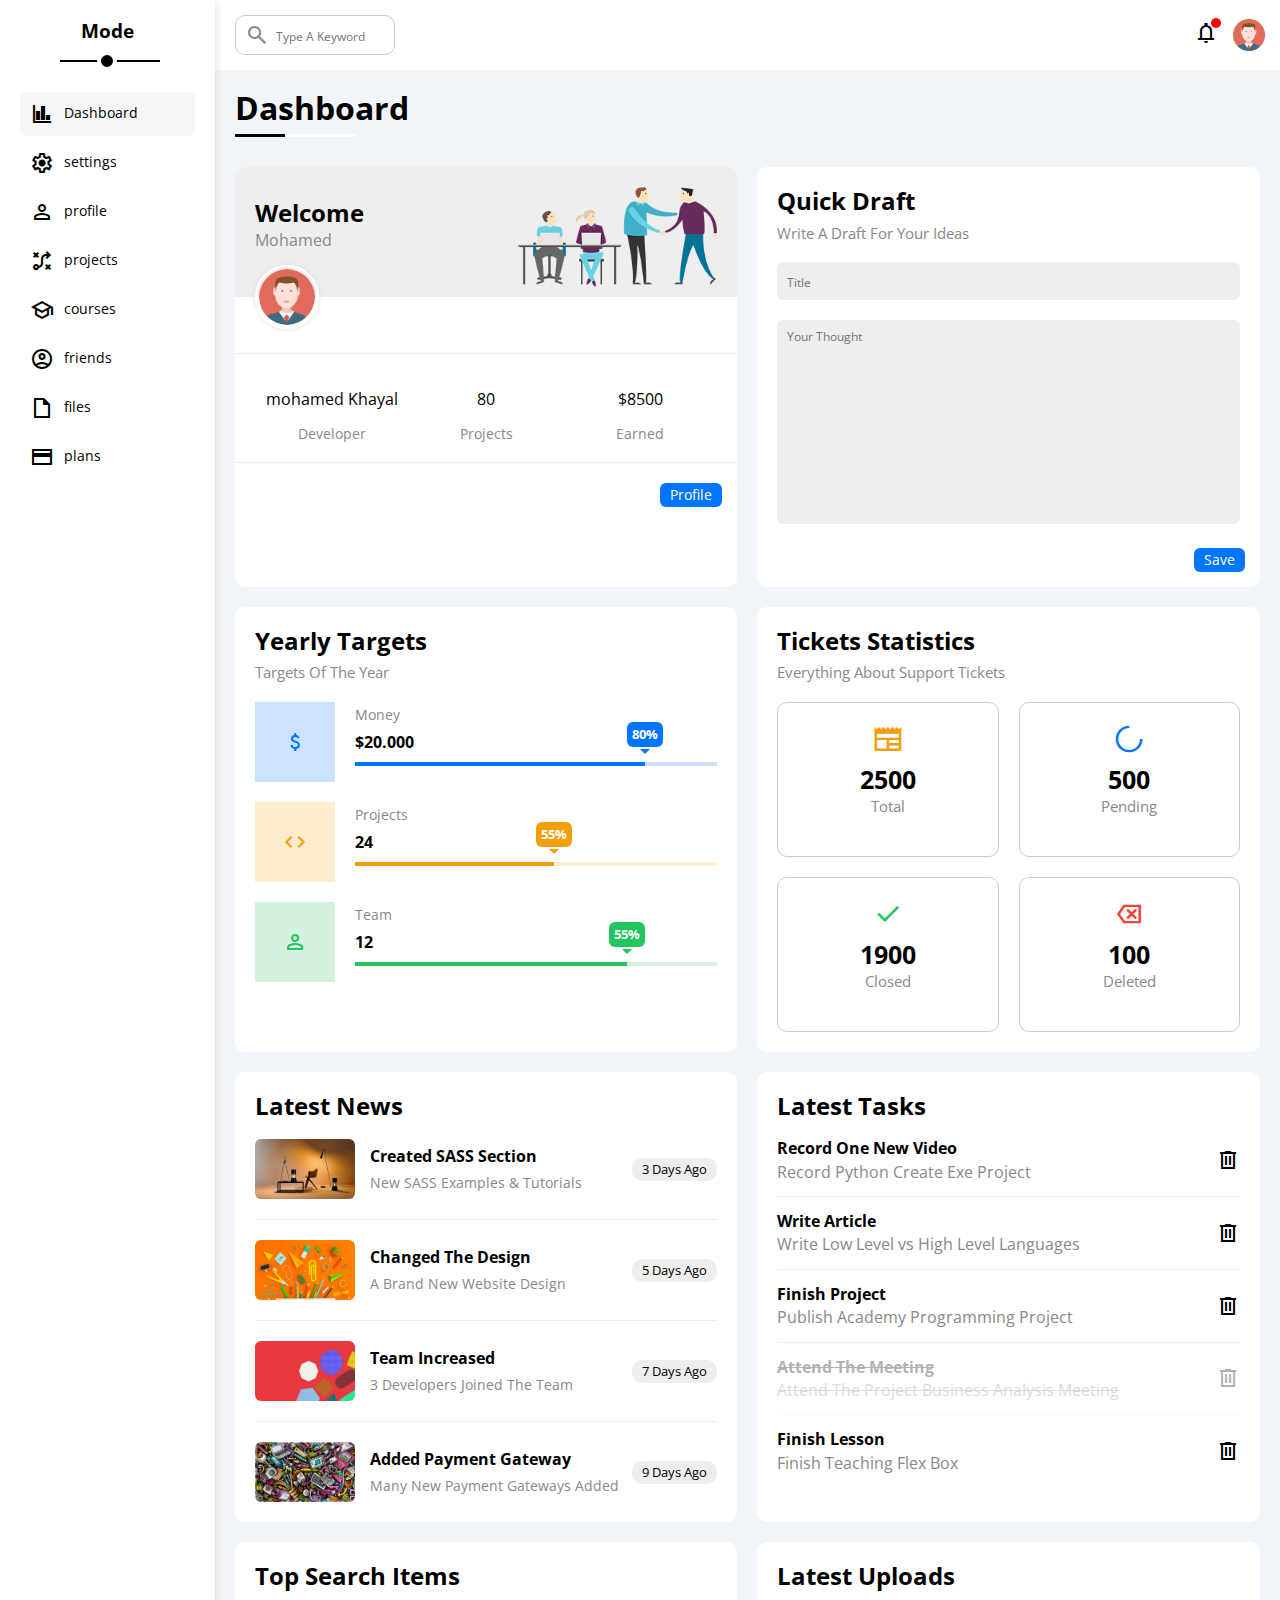
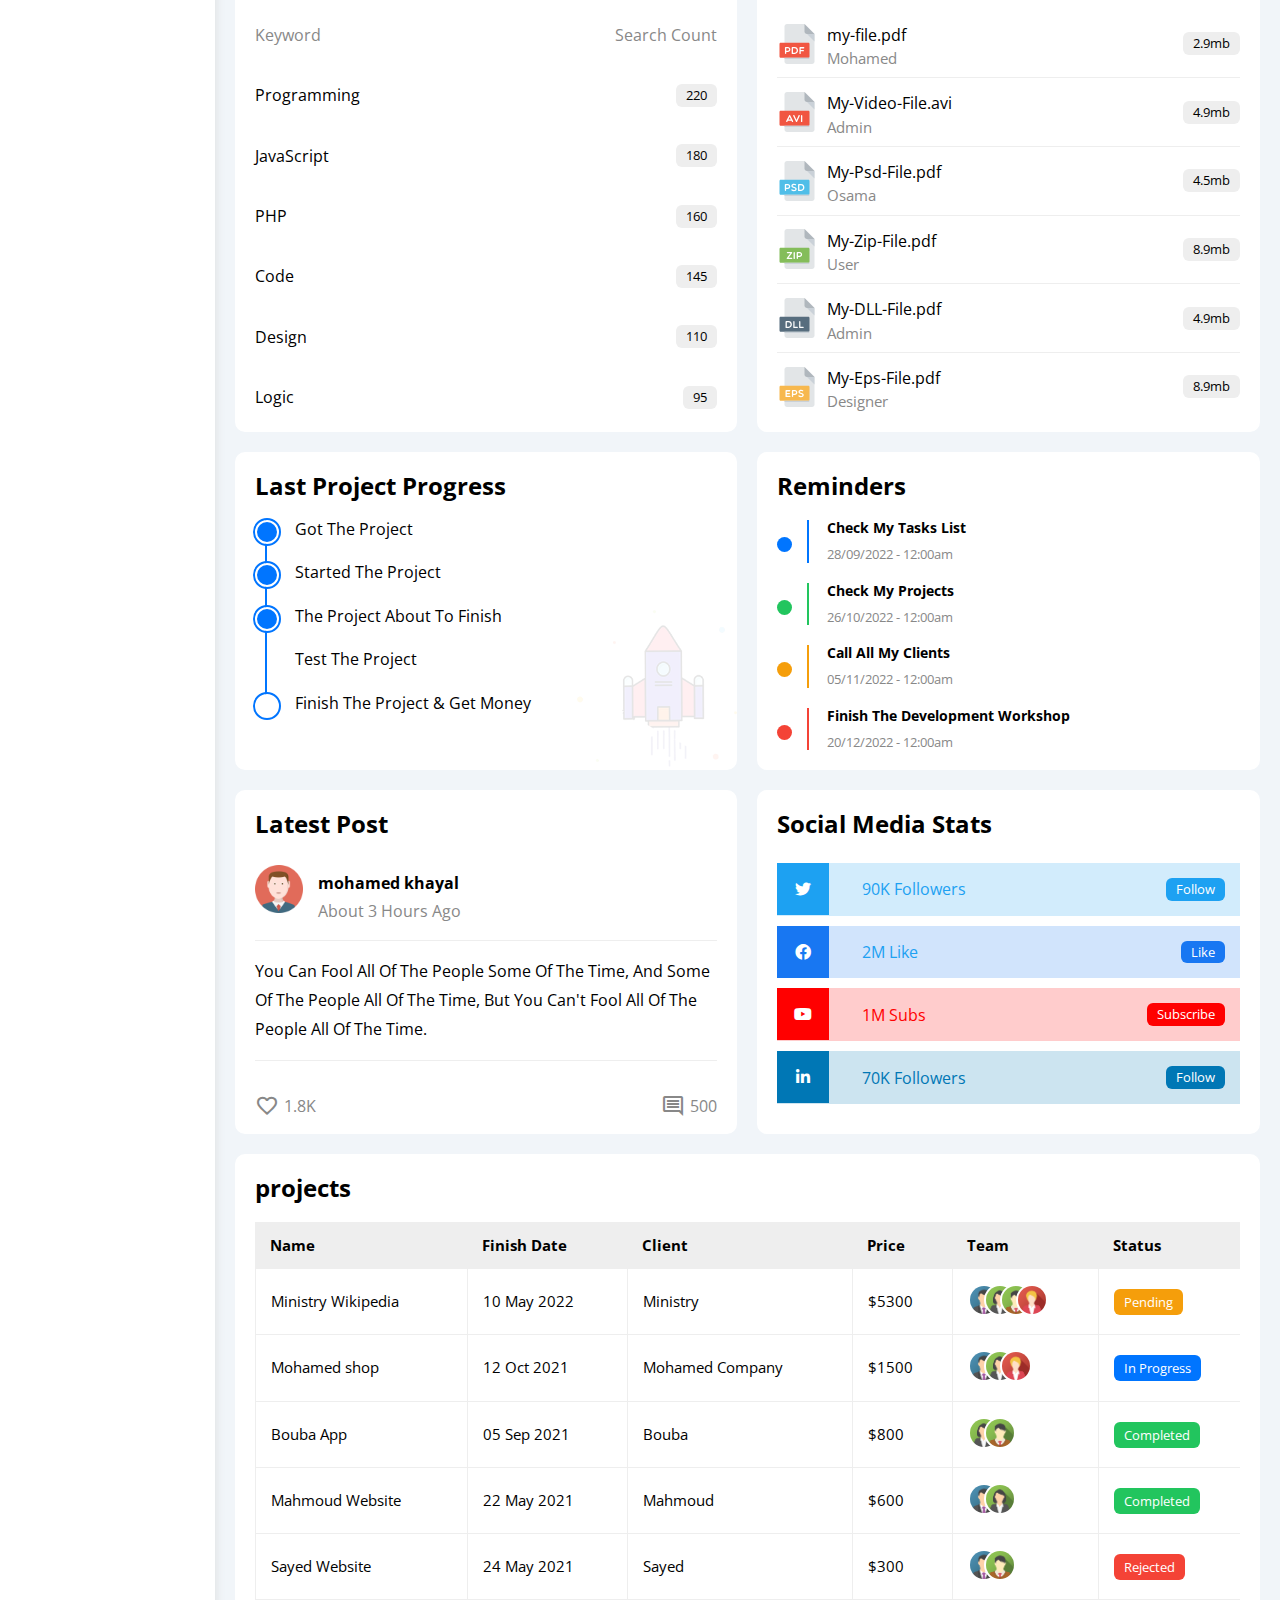
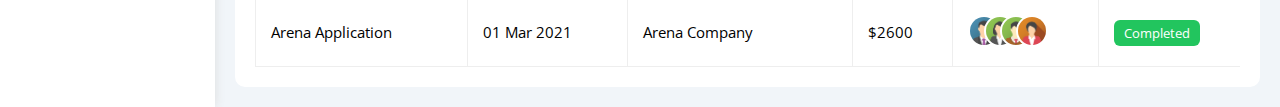
<file: index.html>
<!DOCTYPE html>
<html lang="en">

<head>
    <meta charset="UTF-8">
    <meta name="viewport" content="width=device-width, initial-scale=1.0">
    <link rel="stylesheet" href="css/framework.css">
    <link rel="stylesheet" href="css/style.css">
    <link rel="stylesheet" href="css/all.min.css">
    <link rel="stylesheet" href="css/normalize.css">
    <link href="https://fonts.googleapis.com/css2?family=Open+Sans:wght@300;500&#038;display=swap" rel="stylesheet" />
    <link rel="stylesheet"
        href="https://fonts.googleapis.com/css2?family=Material+Symbols+Sharp:opsz,wght,FILL,GRAD@48,400,0,0" />
    <link rel="stylesheet"
        href="https://fonts.googleapis.com/css2?family=Material+Symbols+Outlined:opsz,wght,FILL,GRAD@24,400,0,0" />
    <title>Dashboard</title>
</head>

<body>
    <div class="page d-flex">
        <div class="sidebar bg-white p-20 p-relative">
            <h3 class="p-relative txt-c mt-0">Mode</h3>
            <ul>
                <li>
                    <a class="active d-flex al-c c-black fs-14 p-10 rad-6" href="index.html">
                        <span class="material-symbols-sharp first">
                            finance
                        </span>
                        <span class="text">Dashboard</span>
                    </a>
                </li>
                <li>
                    <a class="d-flex al-c c-black fs-14 p-10 rad-6" href="settings.html">
                        <span class="material-symbols-sharp first">
                            settings
                        </span>
                        <span class="text">settings</span>
                    </a>
                </li>
                <li>
                    <a class="d-flex al-c c-black fs-14 p-10 rad-6" href="profile.html">
                        <span class="material-symbols-sharp first">
                            person
                        </span>
                        <span class="text">profile</span>
                    </a>
                </li>
                <li>
                    <a class=" d-flex al-c c-black fs-14 p-10 rad-6" href="projects.html">
                        <span class="material-symbols-sharp first">
                            tactic
                        </span>
                        <span class="text">projects</span>
                    </a>
                </li>
                <li>
                    <a class=" d-flex al-c c-black fs-14 p-10 rad-6" href="courses.html">
                        <span class="material-symbols-sharp first">
                            school
                        </span>
                        <span class="text">courses</span>
                    </a>
                </li>
                <li>
                    <a class=" d-flex al-c c-black fs-14 p-10 rad-6" href="friends.html">
                        <span class="material-symbols-sharp">
                            account_circle
                        </span>
                        <span class="text">friends</span>
                    </a>
                </li>
                <li>
                    <a class=" d-flex al-c c-black fs-14 p-10 rad-6" href="files.html">
                        <span class="material-symbols-sharp">
                            draft
                        </span>
                        <span class="text">files</span>
                    </a>
                </li>
                <li>
                    <a class="d-flex al-c c-black fs-14 p-10 rad-6" href="plans.html">
                        <span class="material-symbols-sharp">
                            credit_card
                        </span>
                        <span class="text">plans</span>
                    </a>
                </li>
            </ul>
        </div>
        <div class="contend w-full">
            <div class="head bg-white p-15 between-flex">
                <form class="p-relative">
                    <input class="p-10 " type=" search" placeholder="Type A Keyword">
                    <span class="material-symbols-sharp">
                        search
                    </span>
                </form>
                <div class="right d-flex al-c">
                    <div class="notvetion p-relative">
                        <span class="material-symbols-sharp">
                            notifications
                        </span>
                    </div>
                    <img src="images/avatar.png">
                </div>
            </div>
            <h1 class="p-relative">Dashboard</h1>
            <div class="wrapper">
                <div class="welcome">
                    <div class="info between-flex">
                        <div class="text">
                            <h2>Welcome</h2>
                            <p>Mohamed</p>
                        </div>
                        <img class="hide-mobile" src="images/welcome.png">
                    </div>
                    <div class="imge">
                        <img src="images/avatar.png">
                    </div>
                    <div class="boxs ">
                        <div class="box">
                            <p>mohamed Khayal</p>
                            <span>Developer</span>
                        </div>
                        <div class="box">
                            <p>80</p>
                            <span>Projects</span>
                        </div>
                        <div class="box">
                            <p>$8500</p>
                            <span>Earned</span>
                        </div>
                    </div>
                    <a href="profile.html">Profile</a>
                </div>
                <div class="draft">
                    <div class="text">
                        <h2>Quick Draft</h2>
                        <p>Write A Draft For Your Ideas</p>
                    </div>
                    <div class="form">
                        <input type="text" placeholder="Title">
                        <textarea name="" id="" cols="30" rows="10" placeholder="Your Thought"></textarea>
                    </div>
                    <a href="#save">Save</a>
                </div>
                <div class="Yearly-Targets">
                    <div class="text">
                        <h2>Yearly Targets</h2>
                        <p>Targets Of The Year</p>
                    </div>
                    <div class="target-row">
                        <div class="icon">
                            <span class="material-symbols-sharp">
                                attach_money
                            </span>
                        </div>
                        <div class="detals">
                            <p>Money</p>
                            <span>$20.000</span>
                            <div class="progress">
                                <span style="width:80%;"></span>
                            </div>
                        </div>
                    </div>
                    <div class="target-row">
                        <div class="icon2">
                            <span class="material-symbols-sharp">
                                code
                            </span>
                        </div>
                        <div class="detals">
                            <p>Projects</p>
                            <span>24</span>
                            <div class="progress2">
                                <span style="width:55%;"></span>
                            </div>
                        </div>

                    </div>
                    <div class="target-row">
                        <div class="icon3">
                            <span class="material-symbols-sharp">
                                person
                            </span>
                        </div>
                        <div class="detals">
                            <p>Team</p>
                            <span>12</span>
                            <div class="progress3">
                                <span style="width:75%;"></span>
                            </div>
                        </div>
                    </div>
                </div>
                <div class="Tickets">
                    <h2>Tickets Statistics</h2>
                    <p>Everything About Support Tickets</p>
                    <div class="boxes">
                        <div class="box1">
                            <span class="material-symbols-sharp">
                                newspaper
                            </span>
                            <div class="span">
                                <span>2500</span>
                            </div>
                            <p>Total</p>
                        </div>
                        <div class="box2">
                            <span class="material-symbols-sharp">
                                progress_activity
                            </span>
                            <div class="span">
                                <span>500</span>
                            </div>
                            <p>Pending</p>
                        </div>
                        <div class="box3">
                            <span class="material-symbols-sharp">
                                check
                            </span>
                            <div class="span">
                                <span>1900</span>
                            </div>
                            <p>Closed</p>
                        </div>
                        <div class="box4">
                            <span class="material-symbols-sharp">
                                backspace
                            </span>
                            <div class="span">
                                <span>100</span>
                            </div>
                            <p>Deleted</p>
                        </div>
                    </div>
                </div>
                <div class="News">
                    <h2>Latest News</h2>
                    <div class="box">
                        <img src="images/news-01.png">
                        <div class="info">
                            <h3>Created SASS Section</h3>
                            <p>New SASS Examples & Tutorials</p>
                        </div>
                        <span>3 Days Ago</span>
                    </div>
                    <div class="box">
                        <img src="images/news-02.png">
                        <div class="info">
                            <h3>Changed The Design</h3>
                            <p>A Brand New Website Design</p>
                        </div>
                        <span>5 Days Ago</span>
                    </div>
                    <div class="box">
                        <img src="images/news-03.png">
                        <div class="info">
                            <h3>Team Increased</h3>
                            <p>3 Developers Joined The Team</p>
                        </div>
                        <span>7 Days Ago</span>
                    </div>
                    <div class="box">
                        <img src="images/news-04.png">
                        <div class="info">
                            <h3>Added Payment Gateway</h3>
                            <p>Many New Payment Gateways Added</p>
                        </div>
                        <span>9 Days Ago</span>
                    </div>
                </div>
                <div class="Tasks">
                    <h2>Latest Tasks</h2>
                    <div class="box">
                        <div class="info">
                            <h3>Record One New Video</h3>
                            <p>Record Python Create Exe Project</p>
                        </div>
                        <span class="material-symbols-sharp">
                            delete
                        </span>
                    </div>
                    <div class="box">
                        <div class="info">
                            <h3>Write Article</h3>
                            <p>Write Low Level vs High Level Languages</p>
                        </div>
                        <span class="material-symbols-sharp">
                            delete
                        </span>
                    </div>
                    <div class="box">
                        <div class="info">
                            <h3>Finish Project</h3>
                            <p>Publish Academy Programming Project</p>
                        </div>
                        <span class="material-symbols-sharp">
                            delete
                        </span>
                    </div>
                    <div class="box op">
                        <div class="info">
                            <h3><del>Attend The Meeting</del></h3>
                            <p><del>Attend The Project Business Analysis Meeting</del></p>
                        </div>
                        <span class="material-symbols-sharp">
                            delete
                        </span>
                    </div>
                    <div class="box">
                        <div class="info">
                            <h3>Finish Lesson</h3>
                            <p>Finish Teaching Flex Box</p>
                        </div>
                        <span class="material-symbols-sharp">
                            delete
                        </span>
                    </div>
                </div>
                <div class="Search">
                    <h2>Top Search Items</h2>
                    <div class="boxs">
                        <div class="box c-gray">
                            <p>Keyword</p>
                            <p>Search Count</p>
                        </div>
                        <div class="box">
                            <p>Programming</p>
                            <span>220</span>
                        </div>
                        <div class="box">
                            <p>JavaScript</p>
                            <span>180</span>
                        </div>
                        <div class="box">
                            <p>PHP</p>
                            <span>160</span>
                        </div>
                        <div class="box">
                            <p>Code</p>
                            <span>145</span>
                        </div>
                        <div class="box">
                            <p>Design</p>
                            <span>110</span>
                        </div>
                        <div class="box">
                            <p>Logic</p>
                            <span>95</span>
                        </div>
                    </div>
                </div>
                <div class="Uploads">
                    <h2>Latest Uploads</h2>
                    <div class="boxes">
                        <div class="box">
                            <div class="file">
                                <img src="images/pdf.svg">
                                <div class="content">
                                    <p>my-file.pdf</p>
                                    <span>Mohamed</span>
                                </div>
                            </div>
                            <div class="size">
                                <span>2.9mb</span>
                            </div>
                        </div>
                        <div class="box">
                            <div class="file">
                                <img src="images/avi.svg">
                                <div class="content">
                                    <p>My-Video-File.avi</p>
                                    <span>Admin</span>
                                </div>
                            </div>
                            <div class="size">
                                <span>4.9mb</span>
                            </div>
                        </div>
                        <div class="box">
                            <div class="file">
                                <img src="images/psd.svg">
                                <div class="content">
                                    <p>My-Psd-File.pdf</p>
                                    <span>Osama</span>
                                </div>
                            </div>
                            <div class="size">
                                <span>4.5mb</span>
                            </div>
                        </div>
                        <div class="box">
                            <div class="file">
                                <img src="images/zip.svg">
                                <div class="content">
                                    <p>My-Zip-File.pdf</p>
                                    <span>User</span>
                                </div>
                            </div>
                            <div class="size">
                                <span>8.9mb</span>
                            </div>
                        </div>
                        <div class="box">
                            <div class="file">
                                <img src="images/dll.svg">
                                <div class="content">
                                    <p>My-DLL-File.pdf</p>
                                    <span>Admin</span>
                                </div>
                            </div>
                            <div class="size">
                                <span>4.9mb</span>
                            </div>
                        </div>
                        <div class="box">
                            <div class="file">
                                <img src="images/eps.svg">
                                <div class="content">
                                    <p>My-Eps-File.pdf</p>
                                    <span>Designer</span>
                                </div>
                            </div>
                            <div class="size">
                                <span>8.9mb</span>
                            </div>
                        </div>
                    </div>
                </div>
                <div class="Project">
                    <h2>Last Project Progress</h2>
                    <div class="progress">
                        <p class="active">Got The Project</p>
                        <p class="active">Started The Project</p>
                        <p class="active">The Project About To Finish</p>
                        <p class="anime">Test The Project</p>
                        <p>Finish The Project & Get Money</p>
                    </div>
                    <img class="hide-mobile" src="images/project.png">
                </div>
                <div class="Reminders">
                    <h2>Reminders</h2>
                    <div class="box box1">
                        <div class="content">
                            <p>Check My Tasks List</p>
                            <span>28/09/2022 - 12:00am</span>
                        </div>
                    </div>
                    <div class="box box2">
                        <div class="content">
                            <p>Check My Projects</p>
                            <span>26/10/2022 - 12:00am</span>
                        </div>
                    </div>
                    <div class="box box3">
                        <div class="content">
                            <p>Call All My Clients</p>
                            <span>05/11/2022 - 12:00am</span>
                        </div>
                    </div>
                    <div class="box box4">
                        <div class="content">
                            <p>Finish The Development Workshop</p>
                            <span>20/12/2022 - 12:00am</span>
                        </div>
                    </div>
                </div>
                <div class="post">
                    <h2>Latest Post</h2>
                    <div class="box1">
                        <img src="images/avatar.png">
                        <div class="text">
                            <p>mohamed khayal</p>
                            <span class="c-gray">About 3 Hours Ago</span>
                        </div>
                    </div>
                    <div class="content txc-mobile">
                        <p>You Can Fool All Of The People Some Of The Time, And Some Of The People All Of The Time, But
                            You Can't Fool All Of The People All Of The Time.</p>
                    </div>
                    <div class="react">
                        <div class="box">
                            <span class="material-symbols-outlined">
                                favorite
                            </span>
                            <p>1.8K</p>
                        </div>
                        <div class="box">
                            <span class="material-symbols-outlined">
                                comment
                            </span>
                            <p>500</p>
                        </div>
                    </div>
                </div>
                <div class="Social-media">
                    <h2>Social Media Stats</h2>
                    <div class="box box1">
                        <div class="contact">
                            <i class="fa-brands fa-twitter"></i>
                            <span>90K Followers</span>
                        </div>
                        <a href="#">Follow</a>
                    </div>
                    <div class="box box2">
                        <div class="contact">
                            <i class="fa-brands fa-facebook"></i>
                            <span>2M Like</span>
                        </div>
                        <a href="#">Like</a>
                    </div>
                    <div class="box box3">
                        <div class="contact">
                            <i class="fa-brands fa-youtube"></i>
                            <span>1M Subs</span>
                        </div>
                        <a href="#">Subscribe</a>
                    </div>
                    <div class="box box4">
                        <div class="contact">
                            <i class="fa-brands fa-linkedin-in"></i>
                            <span>70K Followers</span>
                        </div>
                        <a href="#">Follow</a>
                    </div>
                </div>
            </div>
            <div class="last-project">
                <h2>projects</h2>
                <div class="responsive-table">
                    <table>
                        <thead>
                            <tr>
                                <td>Name</td>
                                <td>Finish Date</td>
                                <td>Client</td>
                                <td>Price</td>
                                <td>Team</td>
                                <td>Status</td>
                            </tr>
                        </thead>
                        <tbody>
                            <tr>
                                <td>Ministry Wikipedia</td>
                                <td>10 May 2022</td>
                                <td>Ministry</td>
                                <td>$5300</td>
                                <td>
                                    <img src="images/team-01.png">
                                    <img src="images/team-02.png">
                                    <img src="images/team-03.png">
                                    <img src="images/team-05.png">
                                </td>
                                <td><span class="bg-orange">Pending</span></td>
                            </tr>
                            <tr>
                                <td>Mohamed shop</td>
                                <td>12 Oct 2021</td>
                                <td>Mohamed Company</td>
                                <td>$1500</td>
                                <td>
                                    <img src="images/team-01.png">
                                    <img src="images/team-02.png">
                                    <img src="images/team-05.png">
                                </td>
                                <td><span class="bg-blue">In Progress</span></td>
                            </tr>
                            <tr>
                                <td>Bouba App</td>
                                <td>05 Sep 2021</td>
                                <td>Bouba</td>
                                <td>$800</td>
                                <td>
                                    <img src="images/team-02.png">
                                    <img src="images/team-03.png">
                                </td>
                                <td><span class="bg-green">Completed</span></td>
                            </tr>
                            <tr>
                                <td>Mahmoud Website</td>
                                <td>22 May 2021</td>
                                <td>Mahmoud</td>
                                <td>$600</td>
                                <td>
                                    <img src="images/team-01.png">
                                    <img src="images/team-02.png">
                                </td>
                                <td><span class="bg-green">Completed</span></td>
                            </tr>
                            <tr>
                                <td>Sayed Website</td>
                                <td>24 May 2021</td>
                                <td>Sayed</td>
                                <td>$300</td>
                                <td>
                                    <img src="images/team-01.png">
                                    <img src="images/team-03.png">
                                </td>
                                <td><span class="bg-red">Rejected</span></td>
                            </tr>
                            <tr>
                                <td>Arena Application</td>
                                <td>01 Mar 2021</td>
                                <td>Arena Company</td>
                                <td>$2600</td>
                                <td>
                                    <img src="images/team-01.png">
                                    <img src="images/team-02.png">
                                    <img src="images/team-03.png">
                                    <img src="images/team-04.png">
                                </td>
                                <td><span class="bg-green">Completed</span></td>
                            </tr>
                        </tbody>
                    </table>
                </div>
            </div>
        </div>
    </div>
</body>

</html>
</file>
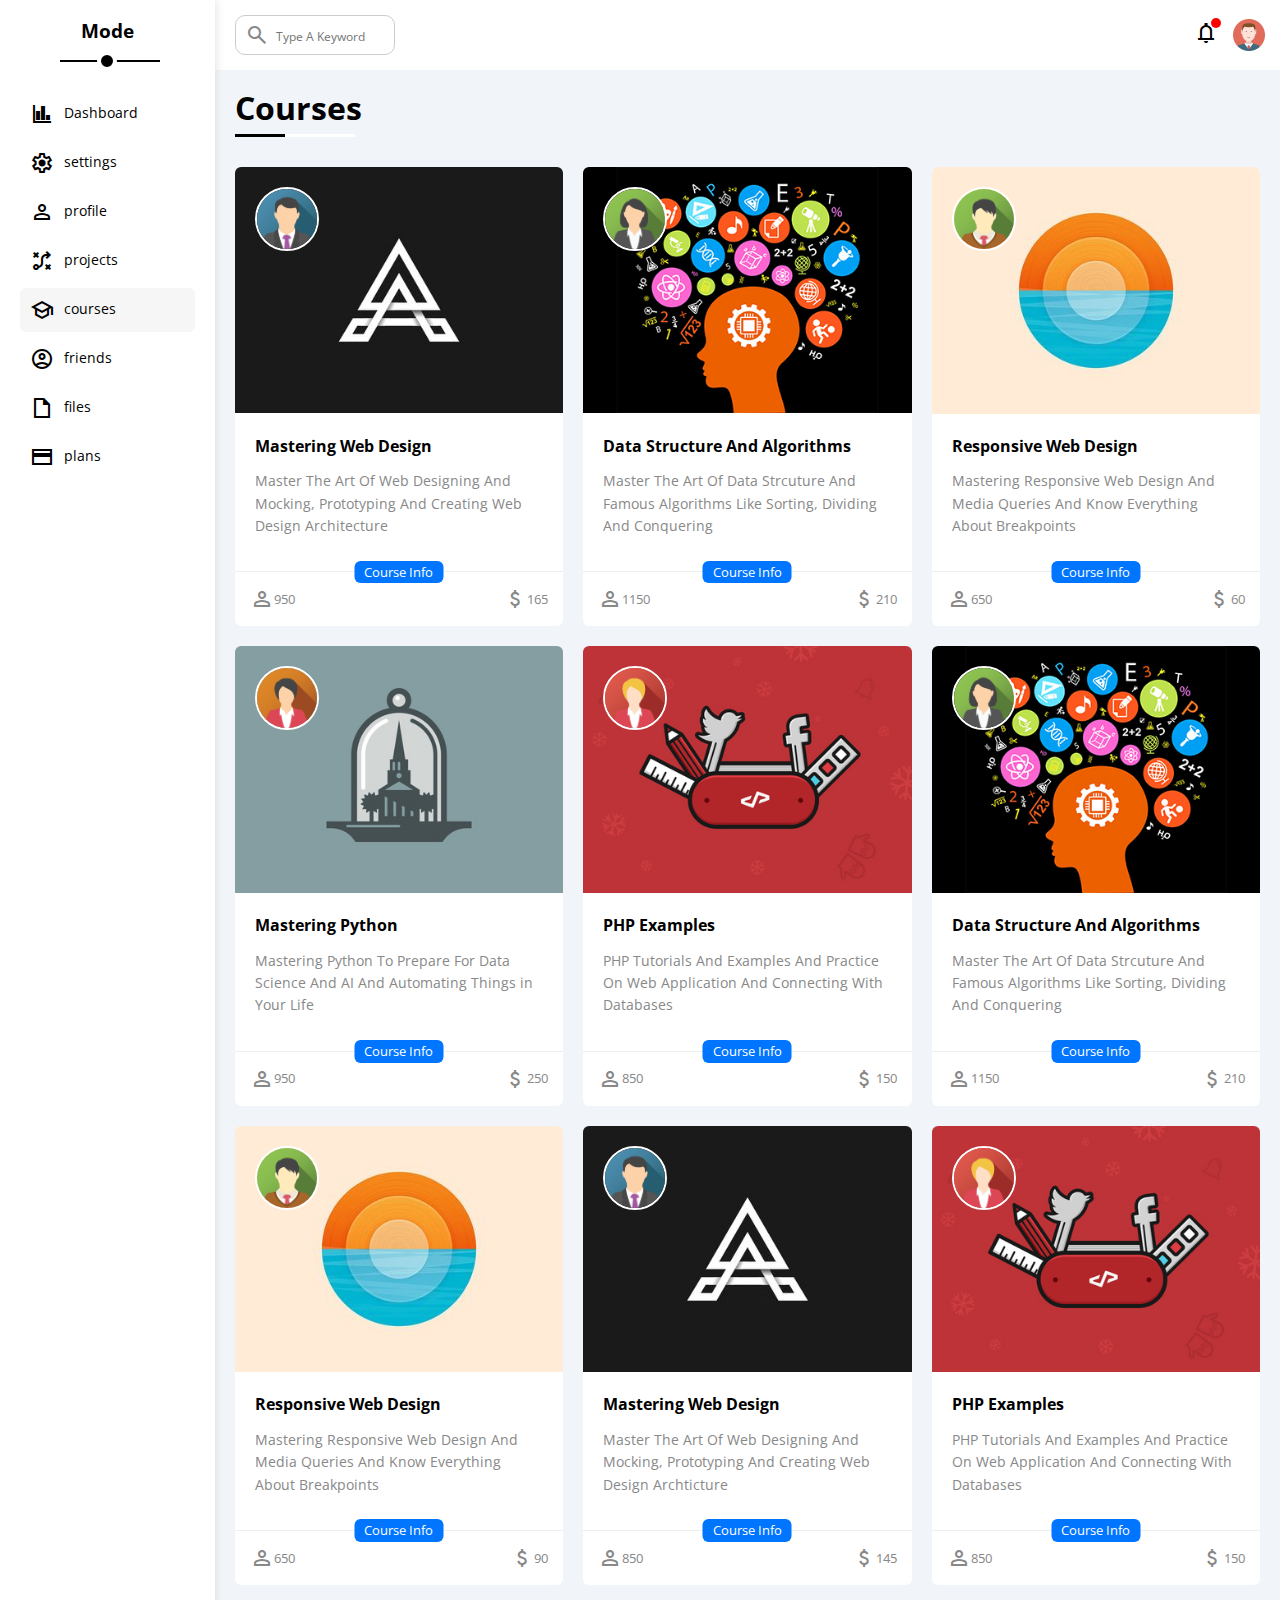
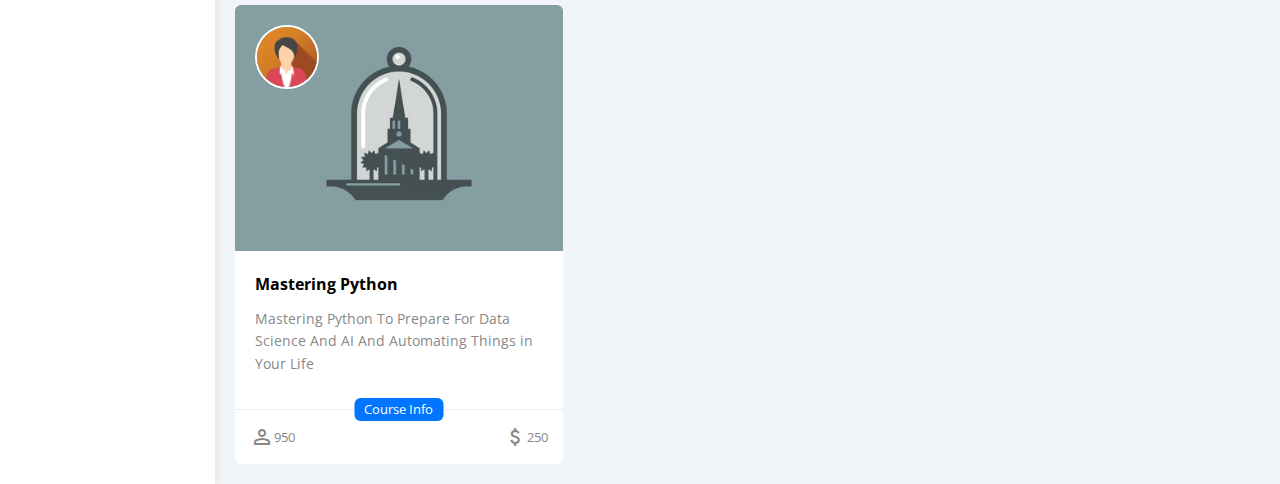
<file: courses.html>
<!DOCTYPE html>
<html lang="en">

<head>
    <meta charset="UTF-8">
    <meta name="viewport" content="width=device-width, initial-scale=1.0">
    <link rel="stylesheet" href="css/framework.css">
    <link rel="stylesheet" href="css/style.css">
    <link rel="stylesheet" href="css/all.min.css">
    <link rel="stylesheet" href="css/normalize.css">
    <link href="https://fonts.googleapis.com/css2?family=Open+Sans:wght@300;500&#038;display=swap" rel="stylesheet" />
    <link rel="stylesheet"
        href="https://fonts.googleapis.com/css2?family=Material+Symbols+Sharp:opsz,wght,FILL,GRAD@48,400,0,0" />
    <link rel="stylesheet"
        href="https://fonts.googleapis.com/css2?family=Material+Symbols+Outlined:opsz,wght,FILL,GRAD@24,400,0,0" />
    <link rel="stylesheet"
        href="https://fonts.googleapis.com/css2?family=Material+Symbols+Outlined:opsz,wght,FILL,GRAD@20..48,100..700,0..1,-50..200" />
    <title>Courses</title>
</head>

<body>
    <div class="page d-flex">
        <div class="sidebar bg-white p-20 p-relative">
            <h3 class="p-relative txt-c mt-0">Mode</h3>
            <ul>
                <li>
                    <a class="d-flex al-c c-black fs-14 p-10 rad-6" href="index.html">
                        <span class="material-symbols-sharp first">
                            finance
                        </span>
                        <span class="text">Dashboard</span>
                    </a>
                </li>
                <li>
                    <a class="d-flex al-c c-black fs-14 p-10 rad-6" href="settings.html">
                        <span class="material-symbols-sharp first">
                            settings
                        </span>
                        <span class="text">settings</span>
                    </a>
                </li>
                <li>
                    <a class="d-flex al-c c-black fs-14 p-10 rad-6" href="profile.html">
                        <span class="material-symbols-sharp first">
                            person
                        </span>
                        <span class="text">profile</span>
                    </a>
                </li>
                <li>
                    <a class="d-flex al-c c-black fs-14 p-10 rad-6" href="projects.html">
                        <span class="material-symbols-sharp first">
                            tactic
                        </span>
                        <span class="text">projects</span>
                    </a>
                </li>
                <li>
                    <a class=" active d-flex al-c c-black fs-14 p-10 rad-6" href="courses.html">
                        <span class="material-symbols-sharp first">
                            school
                        </span>
                        <span class="text">courses</span>
                    </a>
                </li>
                <li>
                    <a class=" d-flex al-c c-black fs-14 p-10 rad-6" href="friends.html">
                        <span class="material-symbols-sharp">
                            account_circle
                        </span>
                        <span class="text">friends</span>
                    </a>
                </li>
                <li>
                    <a class=" d-flex al-c c-black fs-14 p-10 rad-6" href="files.html">
                        <span class="material-symbols-sharp">
                            draft
                        </span>
                        <span class="text">files</span>
                    </a>
                </li>
                <li>
                    <a class="d-flex al-c c-black fs-14 p-10 rad-6" href="plans.html">
                        <span class="material-symbols-sharp">
                            credit_card
                        </span>
                        <span class="text">plans</span>
                    </a>
                </li>
            </ul>
        </div>
        <div class="contend w-full">
            <div class="head bg-white p-15 between-flex">
                <form class="p-relative">
                    <input class="p-10 " type=" search" placeholder="Type A Keyword">
                    <span class="material-symbols-sharp">
                        search
                    </span>
                </form>
                <div class="right d-flex al-c">
                    <div class="notvetion p-relative">
                        <span class="material-symbols-sharp">
                            notifications
                        </span>
                    </div>
                    <img src="images/avatar.png">
                </div>
            </div>
            <h1 class="p-relative">Courses</h1>
            <div class="Courses">
                <div class="box">
                    <img class="cover" src="images/course-01.jpg">
                    <img class="instractor" src="images/team-01.png">
                    <div class="text">
                        <h4>Mastering Web Design</h4>
                        <p>Master The Art Of Web Designing And Mocking, Prototyping And Creating Web Design Architecture
                        </p>
                    </div>
                    <div class="info">
                        <span>
                            <span class="material-symbols-outlined">
                                person
                            </span>
                            950
                        </span>
                        <p class="title">Course Info</p>
                        <span>
                            <span class="material-symbols-outlined">
                                attach_money
                            </span>
                            165
                        </span>
                    </div>
                </div>
                <div class="box">
                    <img class="cover" src="images/course-02.jpg">
                    <img class="instractor" src="images/team-02.png">
                    <div class="text">
                        <h4>Data Structure And Algorithms</h4>
                        <p>Master The Art Of Data Strcuture And Famous Algorithms Like Sorting, Dividing And Conquering
                        </p>
                    </div>
                    <div class="info">
                        <span>
                            <span class="material-symbols-outlined">
                                person
                            </span>
                            1150
                        </span>
                        <p class="title">Course Info</p>
                        <span>
                            <span class="material-symbols-outlined">
                                attach_money
                            </span>
                            210
                        </span>
                    </div>
                </div>
                <div class="box">
                    <img class="cover" src="images/course-03.jpg">
                    <img class="instractor" src="images/team-03.png">
                    <div class="text">
                        <h4>Responsive Web Design</h4>
                        <p>Mastering Responsive Web Design And Media Queries And Know Everything About Breakpoints
                        </p>
                    </div>
                    <div class="info">
                        <span>
                            <span class="material-symbols-outlined">
                                person
                            </span>
                            650
                        </span>
                        <p class="title">Course Info</p>
                        <span>
                            <span class="material-symbols-outlined">
                                attach_money
                            </span>
                            60
                        </span>
                    </div>
                </div>
                <div class="box">
                    <img class="cover" src="images/course-04.jpg">
                    <img class="instractor" src="images/team-04.png">
                    <div class="text">
                        <h4>Mastering Python</h4>
                        <p>Mastering Python To Prepare For Data Science And AI And Automating Things in Your Life
                        </p>
                    </div>
                    <div class="info">
                        <span>
                            <span class="material-symbols-outlined">
                                person
                            </span>
                            950
                        </span>
                        <p class="title">Course Info</p>
                        <span>
                            <span class="material-symbols-outlined">
                                attach_money
                            </span>
                            250
                        </span>
                    </div>
                </div>
                <div class="box">
                    <img class="cover" src="images/course-05.jpg">
                    <img class="instractor" src="images/team-05.png">
                    <div class="text">
                        <h4>PHP Examples</h4>
                        <p>PHP Tutorials And Examples And Practice On Web Application And Connecting With Databases
                        </p>
                    </div>
                    <div class="info">
                        <span>
                            <span class="material-symbols-outlined">
                                person
                            </span>
                            850
                        </span>
                        <p class="title">Course Info</p>
                        <span>
                            <span class="material-symbols-outlined">
                                attach_money
                            </span>
                            150
                        </span>
                    </div>
                </div>
                <div class="box">
                    <img class="cover" src="images/course-02.jpg">
                    <img class="instractor" src="images/team-02.png">
                    <div class="text">
                        <h4>Data Structure And Algorithms</h4>
                        <p>Master The Art Of Data Strcuture And Famous Algorithms Like Sorting, Dividing And Conquering
                        </p>
                    </div>
                    <div class="info">
                        <span>
                            <span class="material-symbols-outlined">
                                person
                            </span>
                            1150
                        </span>
                        <p class="title">Course Info</p>
                        <span>
                            <span class="material-symbols-outlined">
                                attach_money
                            </span>
                            210
                        </span>
                    </div>
                </div>
                <div class="box">
                    <img class="cover" src="images/course-03.jpg">
                    <img class="instractor" src="images/team-03.png">
                    <div class="text">
                        <h4>Responsive Web Design</h4>
                        <p>Mastering Responsive Web Design And Media Queries And Know Everything About Breakpoints
                        </p>
                    </div>
                    <div class="info">
                        <span>
                            <span class="material-symbols-outlined">
                                person
                            </span>
                            650
                        </span>
                        <p class="title">Course Info</p>
                        <span>
                            <span class="material-symbols-outlined">
                                attach_money
                            </span>
                            90
                        </span>
                    </div>
                </div>
                <div class="box">
                    <img class="cover" src="images/course-01.jpg">
                    <img class="instractor" src="images/team-01.png">
                    <div class="text">
                        <h4>Mastering Web Design</h4>
                        <p>Master The Art Of Web Designing And Mocking, Prototyping And Creating Web Design Archticture
                        </p>
                    </div>
                    <div class="info">
                        <span>
                            <span class="material-symbols-outlined">
                                person
                            </span>
                            850
                        </span>
                        <p class="title">Course Info</p>
                        <span>
                            <span class="material-symbols-outlined">
                                attach_money
                            </span>
                            145
                        </span>
                    </div>
                </div>
                <div class="box">
                    <img class="cover" src="images/course-05.jpg">
                    <img class="instractor" src="images/team-05.png">
                    <div class="text">
                        <h4>PHP Examples</h4>
                        <p>PHP Tutorials And Examples And Practice On Web Application And Connecting With Databases
                        </p>
                    </div>
                    <div class="info">
                        <span>
                            <span class="material-symbols-outlined">
                                person
                            </span>
                            850
                        </span>
                        <p class="title">Course Info</p>
                        <span>
                            <span class="material-symbols-outlined">
                                attach_money
                            </span>
                            150
                        </span>
                    </div>
                </div>
                <div class="box">
                    <img class="cover" src="images/course-04.jpg">
                    <img class="instractor" src="images/team-04.png">
                    <div class="text">
                        <h4>Mastering Python</h4>
                        <p>Mastering Python To Prepare For Data Science And AI And Automating Things in Your Life
                        </p>
                    </div>
                    <div class="info">
                        <span>
                            <span class="material-symbols-outlined">
                                person
                            </span>
                            950
                        </span>
                        <p class="title">Course Info</p>
                        <span>
                            <span class="material-symbols-outlined">
                                attach_money
                            </span>
                            250
                        </span>
                    </div>
                </div>
            </div>
        </div>
    </div>
</body>

</html>
</file>
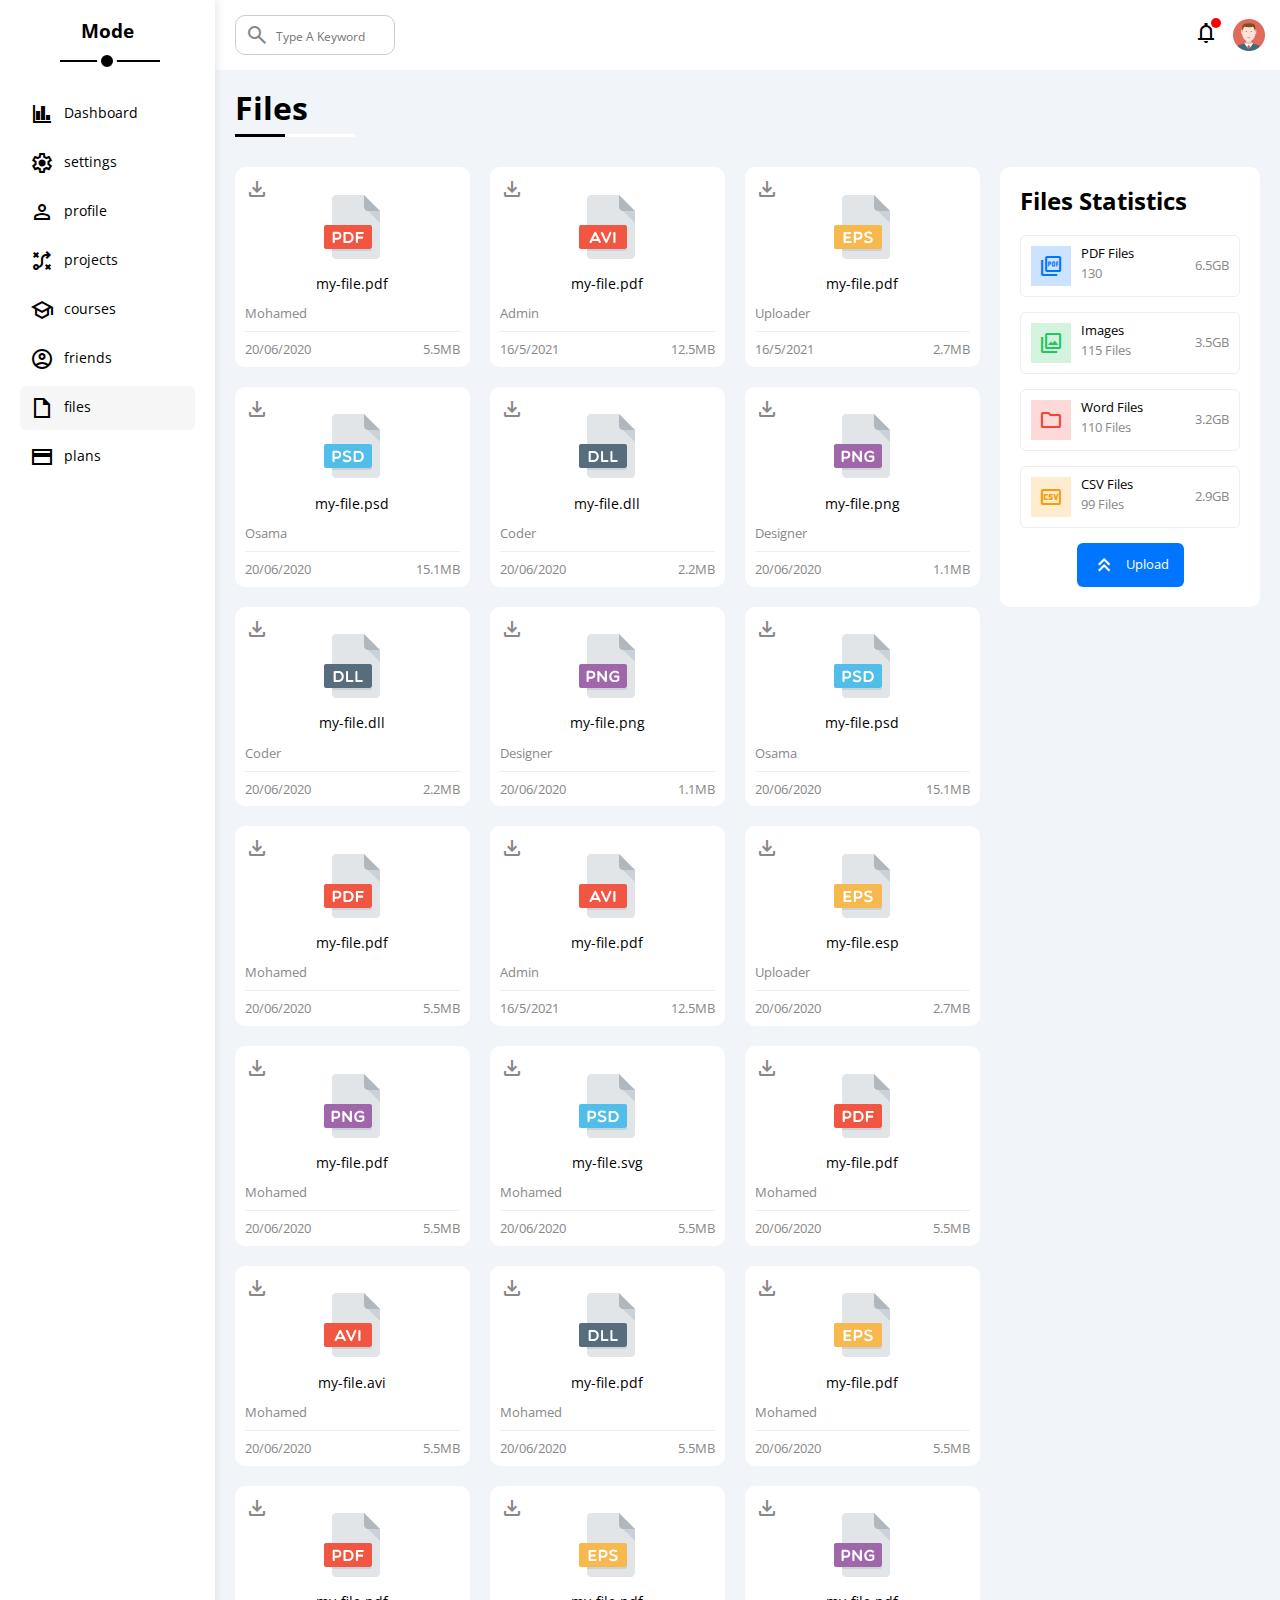
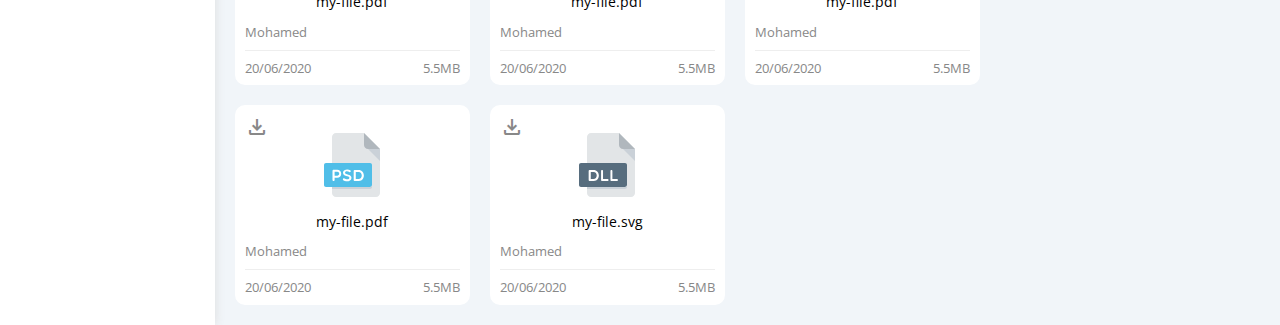
<file: files.html>
<!DOCTYPE html>
<html lang="en">

<head>
    <meta charset="UTF-8">
    <meta name="viewport" content="width=device-width, initial-scale=1.0">
    <link rel="stylesheet" href="css/framework.css">
    <link rel="stylesheet" href="css/style.css">
    <link rel="stylesheet" href="css/all.min.css">
    <link rel="stylesheet" href="css/normalize.css">
    <link href="https://fonts.googleapis.com/css2?family=Open+Sans:wght@300;500&#038;display=swap" rel="stylesheet" />
    <link rel="stylesheet"
        href="https://fonts.googleapis.com/css2?family=Material+Symbols+Sharp:opsz,wght,FILL,GRAD@48,400,0,0" />
    <link rel="stylesheet"
        href="https://fonts.googleapis.com/css2?family=Material+Symbols+Outlined:opsz,wght,FILL,GRAD@24,400,0,0" />
    <link rel="stylesheet"
        href="https://fonts.googleapis.com/css2?family=Material+Symbols+Outlined:opsz,wght,FILL,GRAD@20..48,100..700,0..1,-50..200" />
    <title>Files</title>
</head>

<body>
    <div class="page d-flex">
        <div class="sidebar bg-white p-20 p-relative">
            <h3 class="p-relative txt-c mt-0">Mode</h3>
            <ul>
                <li>
                    <a class="d-flex al-c c-black fs-14 p-10 rad-6" href="index.html">
                        <span class="material-symbols-sharp first">
                            finance
                        </span>
                        <span class="text">Dashboard</span>
                    </a>
                </li>
                <li>
                    <a class="d-flex al-c c-black fs-14 p-10 rad-6" href="settings.html">
                        <span class="material-symbols-sharp first">
                            settings
                        </span>
                        <span class="text">settings</span>
                    </a>
                </li>
                <li>
                    <a class="d-flex al-c c-black fs-14 p-10 rad-6" href="profile.html">
                        <span class="material-symbols-sharp first">
                            person
                        </span>
                        <span class="text">profile</span>
                    </a>
                </li>
                <li>
                    <a class="d-flex al-c c-black fs-14 p-10 rad-6" href="projects.html">
                        <span class="material-symbols-sharp first">
                            tactic
                        </span>
                        <span class="text">projects</span>
                    </a>
                </li>
                <li>
                    <a class="d-flex al-c c-black fs-14 p-10 rad-6" href="courses.html">
                        <span class="material-symbols-sharp first">
                            school
                        </span>
                        <span class="text">courses</span>
                    </a>
                </li>
                <li>
                    <a class="d-flex al-c c-black fs-14 p-10 rad-6" href="friends.html">
                        <span class="material-symbols-sharp">
                            account_circle
                        </span>
                        <span class="text">friends</span>
                    </a>
                </li>
                <li>
                    <a class="active d-flex al-c c-black fs-14 p-10 rad-6" href="files.html">
                        <span class="material-symbols-sharp">
                            draft
                        </span>
                        <span class="text">files</span>
                    </a>
                </li>
                <li>
                    <a class="d-flex al-c c-black fs-14 p-10 rad-6" href="plans.html">
                        <span class="material-symbols-sharp">
                            credit_card
                        </span>
                        <span class="text">plans</span>
                    </a>
                </li>
            </ul>
        </div>
        <div class="contend w-full">
            <div class="head bg-white p-15 between-flex">
                <form class="p-relative">
                    <input class="p-10 " type=" search" placeholder="Type A Keyword">
                    <span class="material-symbols-sharp">
                        search
                    </span>
                </form>
                <div class="right d-flex al-c">
                    <div class="notvetion p-relative">
                        <span class="material-symbols-sharp">
                            notifications
                        </span>
                    </div>
                    <img src="images/avatar.png">
                </div>
            </div>
            <h1 class="p-relative">Files</h1>
            <div class="files">
                <div class="Files-Statistics">
                    <h2>Files Statistics</h2>
                    <div class="box">
                        <div class="info">
                            <span class="material-symbols-outlined">
                                picture_as_pdf
                            </span>
                            <div class="text">
                                <p>PDF Files</p>
                                <span>130</span>
                            </div>
                        </div>
                        <span>6.5GB</span>
                    </div>
                    <div class="box">
                        <div class="info">
                            <span class="material-symbols-outlined">
                                photo_library
                            </span>
                            <div class="text">
                                <p>Images</p>
                                <span>115 Files</span>
                            </div>
                        </div>
                        <span>3.5GB</span>
                    </div>
                    <div class="box">
                        <div class="info">
                            <span class="material-symbols-outlined">
                                folder
                            </span>
                            <div class="text">
                                <p>Word Files</p>
                                <span>110 Files</span>
                            </div>
                        </div>
                        <span>3.2GB</span>
                    </div>
                    <div class="box">
                        <div class="info">
                            <span class="material-symbols-outlined">
                                csv
                            </span>
                            <div class="text">
                                <p>CSV Files</p>
                                <span>99 Files</span>
                            </div>
                        </div>
                        <span>2.9GB</span>
                    </div>
                    <a href="#"><span class="material-symbols-outlined">
                            keyboard_double_arrow_up
                        </span>
                        Upload</a>
                </div>
                <div class="download">
                    <div class="box">
                        <span class="material-symbols-outlined">
                            download
                        </span>
                        <div class="info">
                            <img src="images/pdf.svg">
                            <p>my-file.pdf</p>
                        </div>
                        <span>Mohamed</span>
                        <div class="text">
                            <span>20/06/2020</span>
                            <span>5.5MB</span>
                        </div>
                    </div>
                    <div class="box">
                        <span class="material-symbols-outlined">
                            download
                        </span>
                        <div class="info">
                            <img src="images/avi.svg">
                            <p>my-file.pdf</p>
                        </div>
                        <span>Admin</span>
                        <div class="text">
                            <span>16/5/2021</span>
                            <span>12.5MB</span>
                        </div>
                    </div>
                    <div class="box">
                        <span class="material-symbols-outlined">
                            download
                        </span>
                        <div class="info">
                            <img src="images/eps.svg" alt="">
                            <p>my-file.pdf</p>
                        </div>
                        <span>Uploader</span>
                        <div class="text">
                            <span>16/5/2021</span>
                            <span>2.7MB</span>
                        </div>
                    </div>
                    <div class="box">
                        <span class="material-symbols-outlined">
                            download
                        </span>
                        <div class="info">
                            <img src="images/psd.svg" alt="">
                            <p>my-file.psd</p>
                        </div>
                        <span>Osama</span>
                        <div class="text">
                            <span>20/06/2020</span>
                            <span>15.1MB</span>
                        </div>
                    </div>
                    <div class="box">
                        <span class="material-symbols-outlined">
                            download
                        </span>
                        <div class="info">
                            <img src="images/dll.svg" alt="">
                            <p>my-file.dll</p>
                        </div>
                        <span>Coder</span>
                        <div class="text">
                            <span>20/06/2020</span>
                            <span>2.2MB</span>
                        </div>
                    </div>
                    <div class="box">
                        <span class="material-symbols-outlined">
                            download
                        </span>
                        <div class="info">
                            <img src="images/png.svg" alt="">
                            <p>my-file.png</p>
                        </div>
                        <span>Designer</span>
                        <div class="text">
                            <span>20/06/2020</span>
                            <span>1.1MB</span>
                        </div>
                    </div>
                    <div class="box">
                        <span class="material-symbols-outlined">
                            download
                        </span>
                        <div class="info">
                            <img src="images/dll.svg" alt="">
                            <p>my-file.dll</p>
                        </div>
                        <span>Coder</span>
                        <div class="text">
                            <span>20/06/2020</span>
                            <span>2.2MB</span>
                        </div>
                    </div>
                    <div class="box">
                        <span class="material-symbols-outlined">
                            download
                        </span>
                        <div class="info">
                            <img src="images/png.svg" alt="">
                            <p>my-file.png</p>
                        </div>
                        <span>Designer</span>
                        <div class="text">
                            <span>20/06/2020</span>
                            <span>1.1MB</span>
                        </div>
                    </div>
                    <div class="box">
                        <span class="material-symbols-outlined">
                            download
                        </span>
                        <div class="info">
                            <img src="images/psd.svg" alt="">
                            <p>my-file.psd</p>
                        </div>
                        <span>Osama</span>
                        <div class="text">
                            <span>20/06/2020</span>
                            <span>15.1MB</span>
                        </div>
                    </div>
                    <div class="box">
                        <span class="material-symbols-outlined">
                            download
                        </span>
                        <div class="info">
                            <img src="images/pdf.svg" alt="">
                            <p>my-file.pdf</p>
                        </div>
                        <span>Mohamed</span>
                        <div class="text">
                            <span>20/06/2020</span>
                            <span>5.5MB</span>
                        </div>
                    </div>
                    <div class="box">
                        <span class="material-symbols-outlined">
                            download
                        </span>
                        <div class="info">
                            <img src="images/avi.svg">
                            <p>my-file.pdf</p>
                        </div>
                        <span>Admin</span>
                        <div class="text">
                            <span>16/5/2021</span>
                            <span>12.5MB</span>
                        </div>
                    </div>
                    <div class="box">
                        <span class="material-symbols-outlined">
                            download
                        </span>
                        <div class="info">
                            <img src="images/eps.svg" alt="">
                            <p>my-file.esp</p>
                        </div>
                        <span>Uploader</span>
                        <div class="text">
                            <span>20/06/2020</span>
                            <span>2.7MB</span>
                        </div>
                    </div>
                    <div class="box">
                        <span class="material-symbols-outlined">
                            download
                        </span>
                        <div class="info">
                            <img src="images/png.svg" alt="">
                            <p>my-file.pdf</p>
                        </div>
                        <span>Mohamed</span>
                        <div class="text">
                            <span>20/06/2020</span>
                            <span>5.5MB</span>
                        </div>
                    </div>
                    <div class="box">
                        <span class="material-symbols-outlined">
                            download
                        </span>
                        <div class="info">
                            <img src="images/psd.svg" alt="">
                            <p>my-file.svg</p>
                        </div>
                        <span>Mohamed</span>
                        <div class="text">
                            <span>20/06/2020</span>
                            <span>5.5MB</span>
                        </div>
                    </div>
                    <div class="box">
                        <span class="material-symbols-outlined">
                            download
                        </span>
                        <div class="info">
                            <img src="images/pdf.svg" alt="">
                            <p>my-file.pdf</p>
                        </div>
                        <span>Mohamed</span>
                        <div class="text">
                            <span>20/06/2020</span>
                            <span>5.5MB</span>
                        </div>
                    </div>
                    <div class="box">
                        <span class="material-symbols-outlined">
                            download
                        </span>
                        <div class="info">
                            <img src="images/avi.svg" alt="">
                            <p>my-file.avi</p>
                        </div>
                        <span>Mohamed</span>
                        <div class="text">
                            <span>20/06/2020</span>
                            <span>5.5MB</span>
                        </div>
                    </div>
                    <div class="box">
                        <span class="material-symbols-outlined">
                            download
                        </span>
                        <div class="info">
                            <img src="images/dll.svg" alt="">
                            <p>my-file.pdf</p>
                        </div>
                        <span>Mohamed</span>
                        <div class="text">
                            <span>20/06/2020</span>
                            <span>5.5MB</span>
                        </div>
                    </div>
                    <div class="box">
                        <span class="material-symbols-outlined">
                            download
                        </span>
                        <div class="info">
                            <img src="images/eps.svg" alt="">
                            <p>my-file.pdf</p>
                        </div>
                        <span>Mohamed</span>
                        <div class="text">
                            <span>20/06/2020</span>
                            <span>5.5MB</span>
                        </div>
                    </div>
                    <div class="box">
                        <span class="material-symbols-outlined">
                            download
                        </span>
                        <div class="info">
                            <img src="images/pdf.svg" alt="">
                            <p>my-file.pdf</p>
                        </div>
                        <span>Mohamed</span>
                        <div class="text">
                            <span>20/06/2020</span>
                            <span>5.5MB</span>
                        </div>
                    </div>
                    <div class="box">
                        <span class="material-symbols-outlined">
                            download
                        </span>
                        <div class="info">
                            <img src="images/eps.svg" alt="">
                            <p>my-file.pdf</p>
                        </div>
                        <span>Mohamed</span>
                        <div class="text">
                            <span>20/06/2020</span>
                            <span>5.5MB</span>
                        </div>
                    </div>
                    <div class="box">
                        <span class="material-symbols-outlined">
                            download
                        </span>
                        <div class="info">
                            <img src="images/png.svg" alt="">
                            <p>my-file.pdf</p>
                        </div>
                        <span>Mohamed</span>
                        <div class="text">
                            <span>20/06/2020</span>
                            <span>5.5MB</span>
                        </div>
                    </div>
                    <div class="box">
                        <span class="material-symbols-outlined">
                            download
                        </span>
                        <div class="info">
                            <img src="images/psd.svg" alt="">
                            <p>my-file.pdf</p>
                        </div>
                        <span>Mohamed</span>
                        <div class="text">
                            <span>20/06/2020</span>
                            <span>5.5MB</span>
                        </div>
                    </div>
                    <div class="box">
                        <span class="material-symbols-outlined">
                            download
                        </span>
                        <div class="info">
                            <img src="images/dll.svg" alt="">
                            <p>my-file.svg</p>
                        </div>
                        <span>Mohamed</span>
                        <div class="text">
                            <span>20/06/2020</span>
                            <span>5.5MB</span>
                        </div>
                    </div>
                </div>
            </div>
        </div>
    </div>
</body>

</html>
</file>
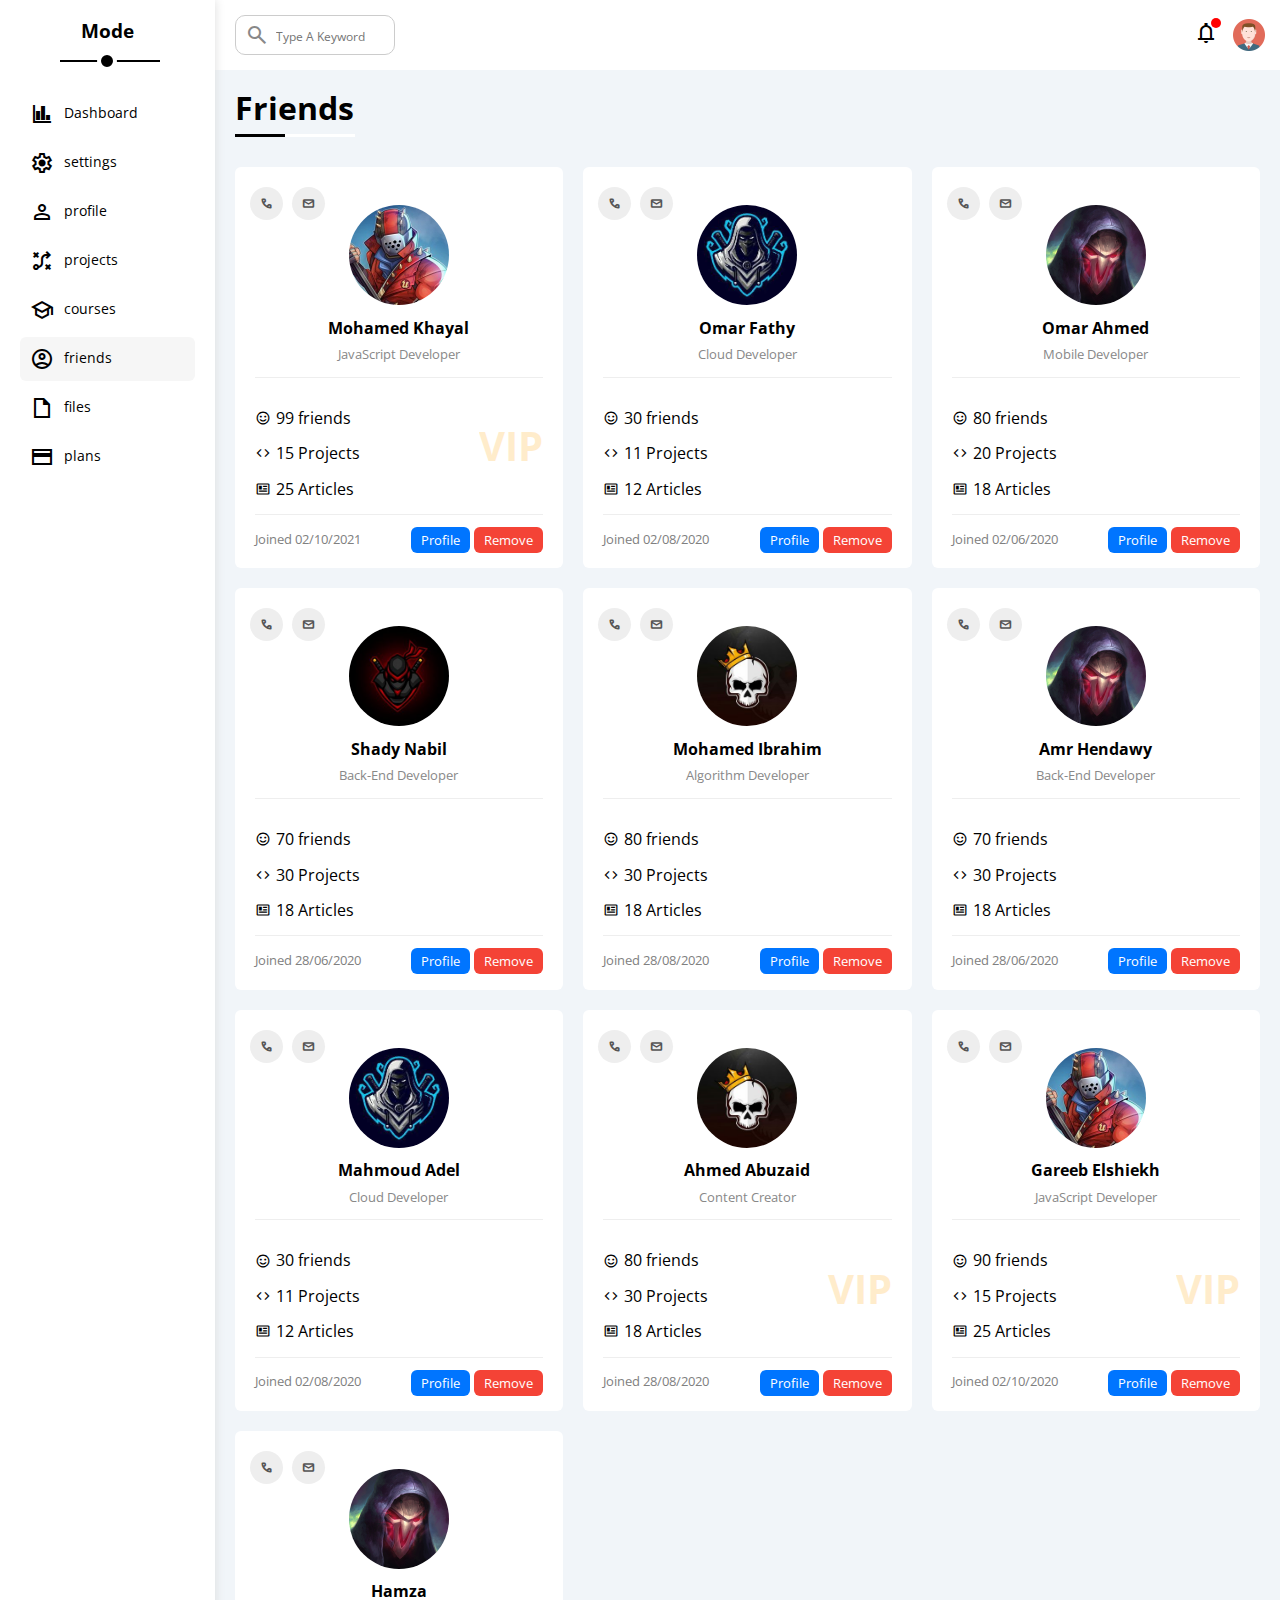
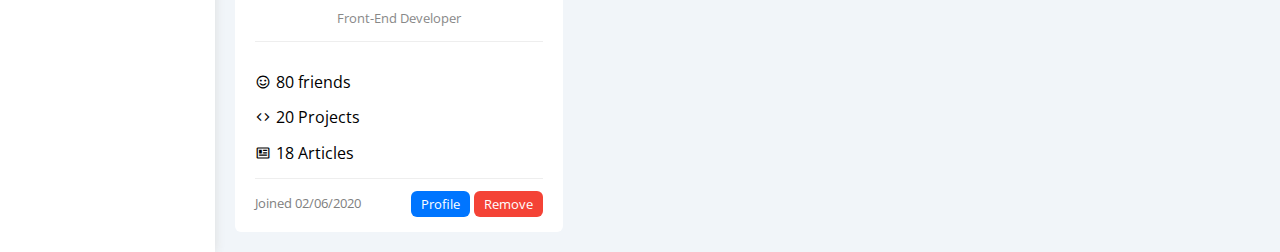
<file: friends.html>
<!DOCTYPE html>
<html lang="en">

<head>
    <meta charset="UTF-8">
    <meta name="viewport" content="width=device-width, initial-scale=1.0">
    <link rel="stylesheet" href="css/framework.css">
    <link rel="stylesheet" href="css/style.css">
    <link rel="stylesheet" href="css/all.min.css">
    <link rel="stylesheet" href="css/normalize.css">
    <link href="https://fonts.googleapis.com/css2?family=Open+Sans:wght@300;500&#038;display=swap" rel="stylesheet" />
    <link rel="stylesheet"
        href="https://fonts.googleapis.com/css2?family=Material+Symbols+Sharp:opsz,wght,FILL,GRAD@48,400,0,0" />
    <link rel="stylesheet"
        href="https://fonts.googleapis.com/css2?family=Material+Symbols+Outlined:opsz,wght,FILL,GRAD@24,400,0,0" />
    <link rel="stylesheet"
        href="https://fonts.googleapis.com/css2?family=Material+Symbols+Outlined:opsz,wght,FILL,GRAD@20..48,100..700,0..1,-50..200" />
    <title>Friends</title>
</head>

<body>
    <div class="page d-flex">
        <div class="sidebar bg-white p-20 p-relative">
            <h3 class="p-relative txt-c mt-0">Mode</h3>
            <ul>
                <li>
                    <a class="d-flex al-c c-black fs-14 p-10 rad-6" href="index.html">
                        <span class="material-symbols-sharp first">
                            finance
                        </span>
                        <span class="text">Dashboard</span>
                    </a>
                </li>
                <li>
                    <a class="d-flex al-c c-black fs-14 p-10 rad-6" href="settings.html">
                        <span class="material-symbols-sharp first">
                            settings
                        </span>
                        <span class="text">settings</span>
                    </a>
                </li>
                <li>
                    <a class="d-flex al-c c-black fs-14 p-10 rad-6" href="profile.html">
                        <span class="material-symbols-sharp first">
                            person
                        </span>
                        <span class="text">profile</span>
                    </a>
                </li>
                <li>
                    <a class="d-flex al-c c-black fs-14 p-10 rad-6" href="projects.html">
                        <span class="material-symbols-sharp first">
                            tactic
                        </span>
                        <span class="text">projects</span>
                    </a>
                </li>
                <li>
                    <a class="d-flex al-c c-black fs-14 p-10 rad-6" href="courses.html">
                        <span class="material-symbols-sharp first">
                            school
                        </span>
                        <span class="text">courses</span>
                    </a>
                </li>
                <li>
                    <a class=" active d-flex al-c c-black fs-14 p-10 rad-6" href="friends.html">
                        <span class="material-symbols-sharp">
                            account_circle
                        </span>
                        <span class="text">friends</span>
                    </a>
                </li>
                <li>
                    <a class=" d-flex al-c c-black fs-14 p-10 rad-6" href="files.html">
                        <span class="material-symbols-sharp">
                            draft
                        </span>
                        <span class="text">files</span>
                    </a>
                </li>
                <li>
                    <a class="d-flex al-c c-black fs-14 p-10 rad-6" href="plans.html">
                        <span class="material-symbols-sharp">
                            credit_card
                        </span>
                        <span class="text">plans</span>
                    </a>
                </li>
            </ul>
        </div>
        <div class="contend w-full">
            <div class="head bg-white p-15 between-flex">
                <form class="p-relative">
                    <input class="p-10 " type=" search" placeholder="Type A Keyword">
                    <span class="material-symbols-sharp">
                        search
                    </span>
                </form>
                <div class="right d-flex al-c">
                    <div class="notvetion p-relative">
                        <span class="material-symbols-sharp">
                            notifications
                        </span>
                    </div>
                    <img src="images/avatar.png">
                </div>
            </div>
            <h1 class="p-relative">Friends</h1>
            <div class="Friends">
                <div class="box">
                    <div class="contact">
                        <span class="material-symbols-outlined">
                            call
                        </span>
                        <span class="material-symbols-outlined">
                            mail
                        </span>
                    </div>
                    <div class="txt">
                        <img src="images/friend-01.jpg">
                        <h4>Mohamed Khayal</h4>
                        <p>JavaScript Developer</p>
                    </div>
                    <div class="icon">
                        <div class="div">
                            <span class="material-symbols-outlined">
                                sentiment_satisfied
                            </span>
                            <p>99 friends</p>
                        </div>
                        <div class="div">
                            <span class="material-symbols-outlined">
                                code
                            </span>
                            <p>15 Projects</p>
                        </div>
                        <div class="div">
                            <span class="material-symbols-outlined">
                                newsmode
                            </span>
                            <p>25 Articles</p>
                        </div>
                        <span class="vip">VIP</span>
                    </div>
                    <div class="info">
                        <span>Joined 02/10/2021</span>
                        <div class="div">
                            <a href="Profile.html">Profile</a>
                            <a href="#">Remove</a>
                        </div>
                    </div>
                </div>
                <div class="box">
                    <div class="contact">
                        <span class="material-symbols-outlined">
                            call
                        </span>
                        <span class="material-symbols-outlined">
                            mail
                        </span>
                    </div>
                    <div class="txt">
                        <img src="images/friend-02.jpg">
                        <h4>Omar Fathy</h4>
                        <p>Cloud Developer</p>
                    </div>
                    <div class="icon">
                        <div class="div">
                            <span class="material-symbols-outlined">
                                sentiment_satisfied
                            </span>
                            <p>30 friends</p>
                        </div>
                        <div class="div">
                            <span class="material-symbols-outlined">
                                code
                            </span>
                            <p>11 Projects</p>
                        </div>
                        <div class="div">
                            <span class="material-symbols-outlined">
                                newsmode
                            </span>
                            <p>12 Articles</p>
                        </div>
                    </div>
                    <div class="info">
                        <span>Joined 02/08/2020</span>
                        <div class="div">
                            <a href="Profile.html">Profile</a>
                            <a href="#">Remove</a>
                        </div>
                    </div>
                </div>
                <div class="box">
                    <div class="contact">
                        <span class="material-symbols-outlined">
                            call
                        </span>
                        <span class="material-symbols-outlined">
                            mail
                        </span>
                    </div>
                    <div class="txt">
                        <img src="images/friend-03.jpg">
                        <h4>Omar Ahmed</h4>
                        <p>Mobile Developer</p>
                    </div>
                    <div class="icon">
                        <div class="div">
                            <span class="material-symbols-outlined">
                                sentiment_satisfied
                            </span>
                            <p>80 friends</p>
                        </div>
                        <div class="div">
                            <span class="material-symbols-outlined">
                                code
                            </span>
                            <p>20 Projects</p>
                        </div>
                        <div class="div">
                            <span class="material-symbols-outlined">
                                newsmode
                            </span>
                            <p>18 Articles</p>
                        </div>
                    </div>
                    <div class="info">
                        <span>Joined 02/06/2020</span>
                        <div class="div">
                            <a href="Profile.html">Profile</a>
                            <a href="#">Remove</a>
                        </div>
                    </div>
                </div>
                <div class="box">
                    <div class="contact">
                        <span class="material-symbols-outlined">
                            call
                        </span>
                        <span class="material-symbols-outlined">
                            mail
                        </span>
                    </div>
                    <div class="txt">
                        <img src="images/friend-04.jpg">
                        <h4>Shady Nabil</h4>
                        <p>Back-End Developer</p>
                    </div>
                    <div class="icon">
                        <div class="div">
                            <span class="material-symbols-outlined">
                                sentiment_satisfied
                            </span>
                            <p>70 friends</p>
                        </div>
                        <div class="div">
                            <span class="material-symbols-outlined">
                                code
                            </span>
                            <p>30 Projects</p>
                        </div>
                        <div class="div">
                            <span class="material-symbols-outlined">
                                newsmode
                            </span>
                            <p>18 Articles</p>
                        </div>
                    </div>
                    <div class="info">
                        <span>Joined 28/06/2020</span>
                        <div class="div">
                            <a href="Profile.html">Profile</a>
                            <a href="#">Remove</a>
                        </div>
                    </div>
                </div>
                <div class="box">
                    <div class="contact">
                        <span class="material-symbols-outlined">
                            call
                        </span>
                        <span class="material-symbols-outlined">
                            mail
                        </span>
                    </div>
                    <div class="txt">
                        <img src="images/friend-05.jpg">
                        <h4>Mohamed Ibrahim</h4>
                        <p>Algorithm Developer</p>
                    </div>
                    <div class="icon">
                        <div class="div">
                            <span class="material-symbols-outlined">
                                sentiment_satisfied
                            </span>
                            <p>80 friends</p>
                        </div>
                        <div class="div">
                            <span class="material-symbols-outlined">
                                code
                            </span>
                            <p>30 Projects</p>
                        </div>
                        <div class="div">
                            <span class="material-symbols-outlined">
                                newsmode
                            </span>
                            <p>18 Articles</p>
                        </div>
                    </div>
                    <div class="info">
                        <span>Joined 28/08/2020</span>
                        <div class="div">
                            <a href="Profile.html">Profile</a>
                            <a href="#">Remove</a>
                        </div>
                    </div>
                </div>
                <div class="box">
                    <div class="contact">
                        <span class="material-symbols-outlined">
                            call
                        </span>
                        <span class="material-symbols-outlined">
                            mail
                        </span>
                    </div>
                    <div class="txt">
                        <img src="images/friend-03.jpg">
                        <h4>Amr Hendawy</h4>
                        <p>Back-End Developer</p>
                    </div>
                    <div class="icon">
                        <div class="div">
                            <span class="material-symbols-outlined">
                                sentiment_satisfied
                            </span>
                            <p>70 friends</p>
                        </div>
                        <div class="div">
                            <span class="material-symbols-outlined">
                                code
                            </span>
                            <p>30 Projects</p>
                        </div>
                        <div class="div">
                            <span class="material-symbols-outlined">
                                newsmode
                            </span>
                            <p>18 Articles</p>
                        </div>
                    </div>
                    <div class="info">
                        <span>Joined 28/06/2020</span>
                        <div class="div">
                            <a href="Profile.html">Profile</a>
                            <a href="#">Remove</a>
                        </div>
                    </div>
                </div>
                <div class="box">
                    <div class="contact">
                        <span class="material-symbols-outlined">
                            call
                        </span>
                        <span class="material-symbols-outlined">
                            mail
                        </span>
                    </div>
                    <div class="txt">
                        <img src="images/friend-02.jpg">
                        <h4>Mahmoud Adel</h4>
                        <p>Cloud Developer</p>
                    </div>
                    <div class="icon">
                        <div class="div">
                            <span class="material-symbols-outlined">
                                sentiment_satisfied
                            </span>
                            <p>30 friends</p>
                        </div>
                        <div class="div">
                            <span class="material-symbols-outlined">
                                code
                            </span>
                            <p>11 Projects</p>
                        </div>
                        <div class="div">
                            <span class="material-symbols-outlined">
                                newsmode
                            </span>
                            <p>12 Articles</p>
                        </div>
                    </div>
                    <div class="info">
                        <span>Joined 02/08/2020</span>
                        <div class="div">
                            <a href="Profile.html">Profile</a>
                            <a href="#">Remove</a>
                        </div>
                    </div>
                </div>
                <div class="box">
                    <div class="contact">
                        <span class="material-symbols-outlined">
                            call
                        </span>
                        <span class="material-symbols-outlined">
                            mail
                        </span>
                    </div>
                    <div class="txt">
                        <img src="images/friend-05.jpg">
                        <h4>Ahmed Abuzaid</h4>
                        <p>Content Creator</p>
                    </div>
                    <div class="icon">
                        <div class="div">
                            <span class="material-symbols-outlined">
                                sentiment_satisfied
                            </span>
                            <p>80 friends</p>
                        </div>
                        <div class="div">
                            <span class="material-symbols-outlined">
                                code
                            </span>
                            <p>30 Projects</p>
                        </div>
                        <div class="div">
                            <span class="material-symbols-outlined">
                                newsmode
                            </span>
                            <p>18 Articles</p>
                        </div>
                        <span class="vip">VIP</span>
                    </div>
                    <div class="info">
                        <span>Joined 28/08/2020</span>
                        <div class="div">
                            <a href="Profile.html">Profile</a>
                            <a href="#">Remove</a>
                        </div>
                    </div>
                </div>
                <div class="box">
                    <div class="contact">
                        <span class="material-symbols-outlined">
                            call
                        </span>
                        <span class="material-symbols-outlined">
                            mail
                        </span>
                    </div>
                    <div class="txt">
                        <img src="images/friend-01.jpg">
                        <h4>Gareeb Elshiekh</h4>
                        <p>JavaScript Developer</p>
                    </div>
                    <div class="icon">
                        <div class="div">
                            <span class="material-symbols-outlined">
                                sentiment_satisfied
                            </span>
                            <p>90 friends</p>
                        </div>
                        <div class="div">
                            <span class="material-symbols-outlined">
                                code
                            </span>
                            <p>15 Projects</p>
                        </div>
                        <div class="div">
                            <span class="material-symbols-outlined">
                                newsmode
                            </span>
                            <p>25 Articles</p>
                        </div>
                        <span class="vip">VIP</span>
                    </div>
                    <div class="info">
                        <span>Joined 02/10/2020</span>
                        <div class="div">
                            <a href="Profile.html">Profile</a>
                            <a href="#">Remove</a>
                        </div>
                    </div>
                </div>
                <div class="box">
                    <div class="contact">
                        <span class="material-symbols-outlined">
                            call
                        </span>
                        <span class="material-symbols-outlined">
                            mail
                        </span>
                    </div>
                    <div class="txt">
                        <img src="images/friend-03.jpg">
                        <h4>Hamza</h4>
                        <p>Front-End Developer</p>
                    </div>
                    <div class="icon">
                        <div class="div">
                            <span class="material-symbols-outlined">
                                sentiment_satisfied
                            </span>
                            <p>80 friends</p>
                        </div>
                        <div class="div">
                            <span class="material-symbols-outlined">
                                code
                            </span>
                            <p>20 Projects</p>
                        </div>
                        <div class="div">
                            <span class="material-symbols-outlined">
                                newsmode
                            </span>
                            <p>18 Articles</p>
                        </div>
                    </div>
                    <div class="info">
                        <span>Joined 02/06/2020</span>
                        <div class="div">
                            <a href="Profile.html">Profile</a>
                            <a href="#">Remove</a>
                        </div>
                    </div>
                </div>
            </div>
        </div>
    </div>
</body>

</html>
</file>
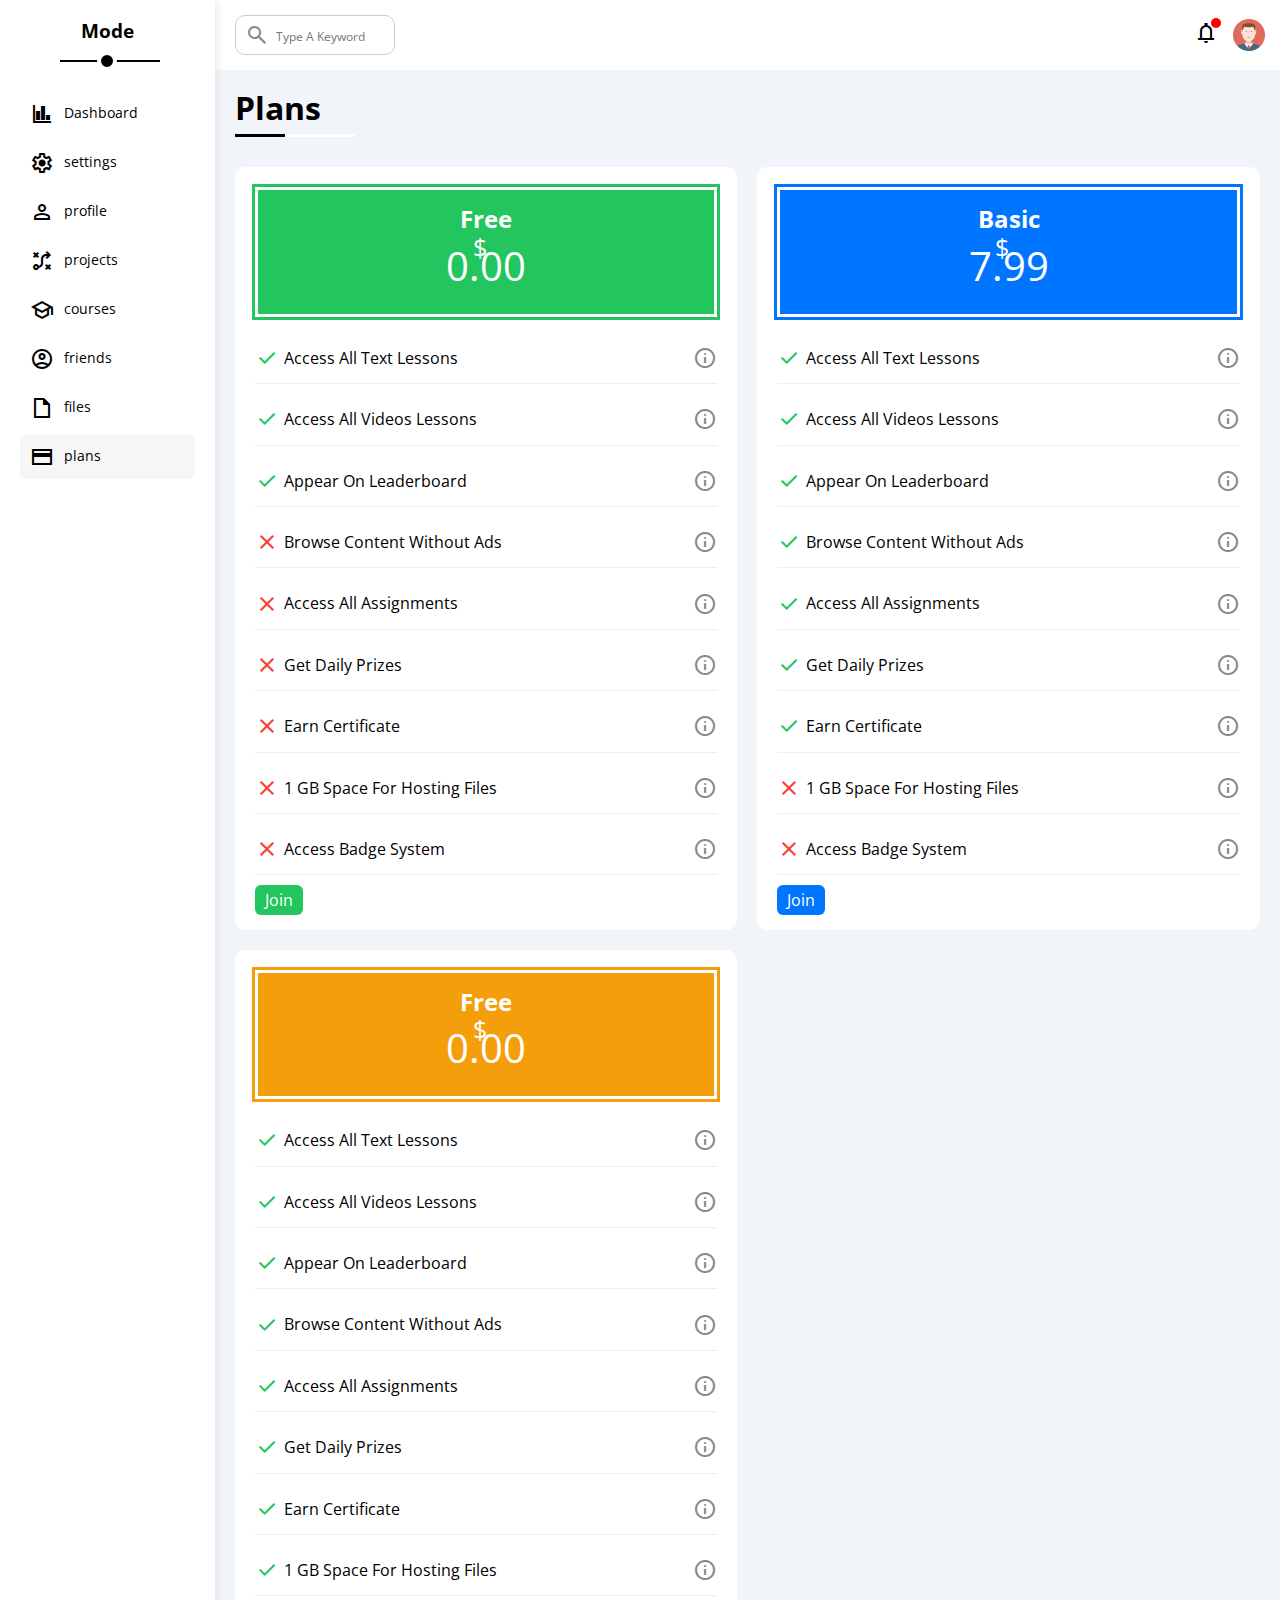
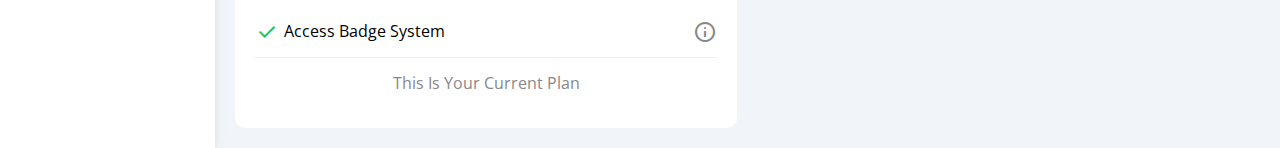
<file: plans.html>
<!DOCTYPE html>
<html lang="en">

<head>
    <meta charset="UTF-8">
    <meta name="viewport" content="width=device-width, initial-scale=1.0">
    <link rel="stylesheet" href="css/framework.css">
    <link rel="stylesheet" href="css/style.css">
    <link rel="stylesheet" href="css/all.min.css">
    <link rel="stylesheet" href="css/normalize.css">
    <link href="https://fonts.googleapis.com/css2?family=Open+Sans:wght@300;500&#038;display=swap" rel="stylesheet" />
    <link rel="stylesheet"
        href="https://fonts.googleapis.com/css2?family=Material+Symbols+Sharp:opsz,wght,FILL,GRAD@48,400,0,0" />
    <link rel="stylesheet"
        href="https://fonts.googleapis.com/css2?family=Material+Symbols+Outlined:opsz,wght,FILL,GRAD@24,400,0,0" />
    <link rel="stylesheet"
        href="https://fonts.googleapis.com/css2?family=Material+Symbols+Outlined:opsz,wght,FILL,GRAD@20..48,100..700,0..1,-50..200" />
    <title>Plans</title>
</head>

<body>
    <div class="page d-flex">
        <div class="sidebar bg-white p-20 p-relative">
            <h3 class="p-relative txt-c mt-0">Mode</h3>
            <ul>
                <li>
                    <a class="d-flex al-c c-black fs-14 p-10 rad-6" href="index.html">
                        <span class="material-symbols-sharp first">
                            finance
                        </span>
                        <span class="text">Dashboard</span>
                    </a>
                </li>
                <li>
                    <a class="d-flex al-c c-black fs-14 p-10 rad-6" href="settings.html">
                        <span class="material-symbols-sharp first">
                            settings
                        </span>
                        <span class="text">settings</span>
                    </a>
                </li>
                <li>
                    <a class="d-flex al-c c-black fs-14 p-10 rad-6" href="profile.html">
                        <span class="material-symbols-sharp first">
                            person
                        </span>
                        <span class="text">profile</span>
                    </a>
                </li>
                <li>
                    <a class="d-flex al-c c-black fs-14 p-10 rad-6" href="projects.html">
                        <span class="material-symbols-sharp first">
                            tactic
                        </span>
                        <span class="text">projects</span>
                    </a>
                </li>
                <li>
                    <a class="d-flex al-c c-black fs-14 p-10 rad-6" href="courses.html">
                        <span class="material-symbols-sharp first">
                            school
                        </span>
                        <span class="text">courses</span>
                    </a>
                </li>
                <li>
                    <a class="d-flex al-c c-black fs-14 p-10 rad-6" href="friends.html">
                        <span class="material-symbols-sharp">
                            account_circle
                        </span>
                        <span class="text">friends</span>
                    </a>
                </li>
                <li>
                    <a class="d-flex al-c c-black fs-14 p-10 rad-6" href="files.html">
                        <span class="material-symbols-sharp">
                            draft
                        </span>
                        <span class="text">files</span>
                    </a>
                </li>
                <li>
                    <a class="active d-flex al-c c-black fs-14 p-10 rad-6" href="plans.html">
                        <span class="material-symbols-sharp">
                            credit_card
                        </span>
                        <span class="text">plans</span>
                    </a>
                </li>
            </ul>
        </div>
        <div class="contend w-full">
            <div class="head bg-white p-15 between-flex">
                <form class="p-relative">
                    <input class="p-10 " type=" search" placeholder="Type A Keyword">
                    <span class="material-symbols-sharp">
                        search
                    </span>
                </form>
                <div class="right d-flex al-c">
                    <div class="notvetion p-relative">
                        <span class="material-symbols-sharp">
                            notifications
                        </span>
                    </div>
                    <img src="images/avatar.png">
                </div>
            </div>
            <h1 class="p-relative">Plans</h1>
            <div class="plans">
                <div class="box">
                    <div class="text">
                        <h2>Free</h2>
                        <div class="prise">
                            <span>$</span>
                            0.00
                        </div>
                    </div>
                    <ul>
                        <li>
                            <div class="info">
                                <span class="material-symbols-outlined c-green">
                                    done
                                </span>
                                <p>Access All Text Lessons</p>
                            </div>
                            <span class="material-symbols-outlined">
                                info
                            </span>
                        </li>
                        <li>
                            <div class="info">
                                <span class="material-symbols-outlined c-green">
                                    done
                                </span>
                                <p>Access All Videos Lessons</p>
                            </div>
                            <span class="material-symbols-outlined">
                                info
                            </span>
                        </li>
                        <li>
                            <div class="info">
                                <span class="material-symbols-outlined c-green">
                                    done
                                </span>
                                <p>Appear On Leaderboard</p>
                            </div>
                            <span class="material-symbols-outlined">
                                info
                            </span>
                        </li>
                        <li>
                            <div class="info">
                                <span class="material-symbols-outlined c-red">
                                    close
                                </span>
                                <p>Browse Content Without Ads</p>
                            </div>
                            <span class="material-symbols-outlined">
                                info
                            </span>
                        </li>
                        <li>
                            <div class="info">
                                <span class="material-symbols-outlined c-red">
                                    close
                                </span>
                                <p>Access All Assignments</p>
                            </div>
                            <span class="material-symbols-outlined">
                                info
                            </span>
                        </li>
                        <li>
                            <div class="info">
                                <span class="material-symbols-outlined c-red">
                                    close
                                </span>
                                <p>Get Daily Prizes</p>
                            </div>
                            <span class="material-symbols-outlined">
                                info
                            </span>
                        </li>
                        <li>
                            <div class="info">
                                <span class="material-symbols-outlined c-red">
                                    close
                                </span>
                                <p>Earn Certificate</p>
                            </div>
                            <span class="material-symbols-outlined">
                                info
                            </span>
                        </li>
                        <li>
                            <div class="info">
                                <span class="material-symbols-outlined c-red">
                                    close
                                </span>
                                <p>1 GB Space For Hosting Files</p>
                            </div>
                            <span class="material-symbols-outlined">
                                info
                            </span>
                        </li>
                        <li>
                            <div class="info">
                                <span class="material-symbols-outlined c-red">
                                    close
                                </span>
                                <p>Access Badge System</p>
                            </div>
                            <span class="material-symbols-outlined">
                                info
                            </span>
                        </li>
                    </ul>
                    <a class="bg-green" href="#">Join</a>
                </div>
                <div class="box">
                    <div class="text">
                        <h2>Basic</h2>
                        <div class="prise">
                            <span>$</span>
                            7.99
                        </div>
                    </div>
                    <ul>
                        <li>
                            <div class="info">
                                <span class="material-symbols-outlined c-green">
                                    done
                                </span>
                                <p>Access All Text Lessons</p>
                            </div>
                            <span class="material-symbols-outlined">
                                info
                            </span>
                        </li>
                        <li>
                            <div class="info">
                                <span class="material-symbols-outlined c-green">
                                    done
                                </span>
                                <p>Access All Videos Lessons</p>
                            </div>
                            <span class="material-symbols-outlined">
                                info
                            </span>
                        </li>
                        <li>
                            <div class="info">
                                <span class="material-symbols-outlined c-green">
                                    done
                                </span>
                                <p>Appear On Leaderboard</p>
                            </div>
                            <span class="material-symbols-outlined">
                                info
                            </span>
                        </li>
                        <li>
                            <div class="info">
                                <span class="material-symbols-outlined c-green">
                                    done
                                </span>
                                <p>Browse Content Without Ads</p>
                            </div>
                            <span class="material-symbols-outlined">
                                info
                            </span>
                        </li>
                        <li>
                            <div class="info">
                                <span class="material-symbols-outlined c-green">
                                    done
                                </span>
                                <p>Access All Assignments</p>
                            </div>
                            <span class="material-symbols-outlined">
                                info
                            </span>
                        </li>
                        <li>
                            <div class="info">
                                <span class="material-symbols-outlined c-green">
                                    done
                                </span>
                                <p>Get Daily Prizes</p>
                            </div>
                            <span class="material-symbols-outlined">
                                info
                            </span>
                        </li>
                        <li>
                            <div class="info">
                                <span class="material-symbols-outlined c-green">
                                    done
                                </span>
                                <p>Earn Certificate</p>
                            </div>
                            <span class="material-symbols-outlined">
                                info
                            </span>
                        </li>
                        <li>
                            <div class="info">
                                <span class="material-symbols-outlined c-red">
                                    close
                                </span>
                                <p>1 GB Space For Hosting Files</p>
                            </div>
                            <span class="material-symbols-outlined">
                                info
                            </span>
                        </li>
                        <li>
                            <div class="info">
                                <span class="material-symbols-outlined c-red">
                                    close
                                </span>
                                <p>Access Badge System</p>
                            </div>
                            <span class="material-symbols-outlined">
                                info
                            </span>
                        </li>
                    </ul>
                    <a href="#">Join</a>
                </div>
                <div class="box">
                    <div class="text">
                        <h2>Free</h2>
                        <div class="prise">
                            <span>$</span>
                            0.00
                        </div>
                    </div>
                    <ul>
                        <li>
                            <div class="info">
                                <span class="material-symbols-outlined c-green">
                                    done
                                </span>
                                <p>Access All Text Lessons</p>
                            </div>
                            <span class="material-symbols-outlined">
                                info
                            </span>
                        </li>
                        <li>
                            <div class="info">
                                <span class="material-symbols-outlined c-green">
                                    done
                                </span>
                                <p>Access All Videos Lessons</p>
                            </div>
                            <span class="material-symbols-outlined">
                                info
                            </span>
                        </li>
                        <li>
                            <div class="info">
                                <span class="material-symbols-outlined c-green">
                                    done
                                </span>
                                <p>Appear On Leaderboard</p>
                            </div>
                            <span class="material-symbols-outlined">
                                info
                            </span>
                        </li>
                        <li>
                            <div class="info">
                                <span class="material-symbols-outlined c-green">
                                    done
                                </span>
                                <p>Browse Content Without Ads</p>
                            </div>
                            <span class="material-symbols-outlined">
                                info
                            </span>
                        </li>
                        <li>
                            <div class="info">
                                <span class="material-symbols-outlined c-green">
                                    done
                                </span>
                                <p>Access All Assignments</p>
                            </div>
                            <span class="material-symbols-outlined">
                                info
                            </span>
                        </li>
                        <li>
                            <div class="info">
                                <span class="material-symbols-outlined c-green">
                                    done
                                </span>
                                <p>Get Daily Prizes</p>
                            </div>
                            <span class="material-symbols-outlined">
                                info
                            </span>
                        </li>
                        <li>
                            <div class="info">
                                <span class="material-symbols-outlined c-green">
                                    done
                                </span>
                                <p>Earn Certificate</p>
                            </div>
                            <span class="material-symbols-outlined">
                                info
                            </span>
                        </li>
                        <li>
                            <div class="info">
                                <span class="material-symbols-outlined c-green">
                                    done
                                </span>
                                <p>1 GB Space For Hosting Files</p>
                            </div>
                            <span class="material-symbols-outlined">
                                info
                            </span>
                        </li>
                        <li>
                            <div class="info">
                                <span class="material-symbols-outlined c-green">
                                    done
                                </span>
                                <p>Access Badge System</p>
                            </div>
                            <span class="material-symbols-outlined">
                                info
                            </span>
                        </li>
                    </ul>
                   <p class="do">This Is Your Current Plan</p>
                </div>
            </div>
        </div>
    </div>
</body>

</html>
</file>
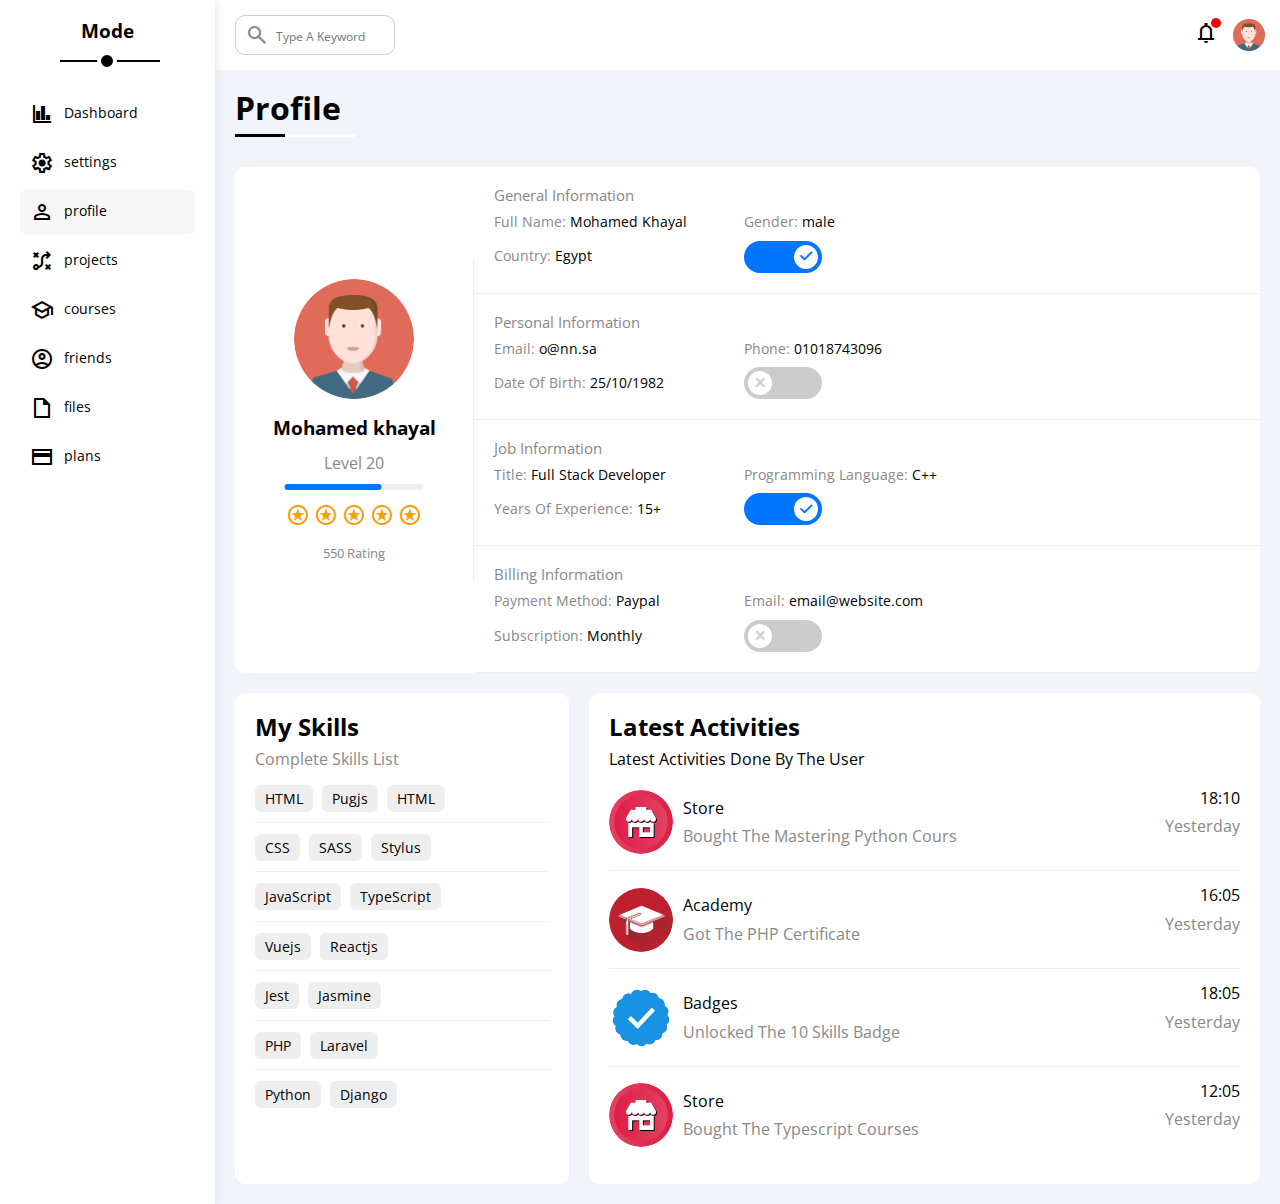
<file: Profile.html>
<!DOCTYPE html>
<html lang="en">

<head>
    <meta charset="UTF-8">
    <meta name="viewport" content="width=device-width, initial-scale=1.0">
    <link rel="stylesheet" href="css/framework.css">
    <link rel="stylesheet" href="css/style.css">
    <link rel="stylesheet" href="css/all.min.css">
    <link rel="stylesheet" href="css/normalize.css">
    <link href="https://fonts.googleapis.com/css2?family=Open+Sans:wght@300;500&#038;display=swap" rel="stylesheet" />
    <link rel="stylesheet"
        href="https://fonts.googleapis.com/css2?family=Material+Symbols+Sharp:opsz,wght,FILL,GRAD@48,400,0,0" />
    <link rel="stylesheet"
        href="https://fonts.googleapis.com/css2?family=Material+Symbols+Outlined:opsz,wght,FILL,GRAD@24,400,0,0" />
    <link rel="stylesheet"
        href="https://fonts.googleapis.com/css2?family=Material+Symbols+Outlined:opsz,wght,FILL,GRAD@20..48,100..700,0..1,-50..200" />
    <title>Profile</title>
</head>

<body>
    <div class="page d-flex">
        <div class="sidebar bg-white p-20 p-relative">
            <h3 class="p-relative txt-c mt-0">Mode</h3>
            <ul>
                <li>
                    <a class="d-flex al-c c-black fs-14 p-10 rad-6" href="index.html">
                        <span class="material-symbols-sharp first">
                            finance
                        </span>
                        <span class="text">Dashboard</span>
                    </a>
                </li>
                <li>
                    <a class="d-flex al-c c-black fs-14 p-10 rad-6" href="settings.html">
                        <span class="material-symbols-sharp first">
                            settings
                        </span>
                        <span class="text">settings</span>
                    </a>
                </li>
                <li>
                    <a class=" active d-flex al-c c-black fs-14 p-10 rad-6" href="profile.html">
                        <span class="material-symbols-sharp first">
                            person
                        </span>
                        <span class="text">profile</span>
                    </a>
                </li>
                <li>
                    <a class=" d-flex al-c c-black fs-14 p-10 rad-6" href="projects.html">
                        <span class="material-symbols-sharp first">
                            tactic
                        </span>
                        <span class="text">projects</span>
                    </a>
                </li>
                <li>
                    <a class=" d-flex al-c c-black fs-14 p-10 rad-6" href="courses.html">
                        <span class="material-symbols-sharp first">
                            school
                        </span>
                        <span class="text">courses</span>
                    </a>
                </li>
                <li>
                    <a class=" d-flex al-c c-black fs-14 p-10 rad-6" href="friends.html">
                        <span class="material-symbols-sharp">
                            account_circle
                        </span>
                        <span class="text">friends</span>
                    </a>
                </li>
                <li>
                    <a class=" d-flex al-c c-black fs-14 p-10 rad-6" href="files.html">
                        <span class="material-symbols-sharp">
                            draft
                        </span>
                        <span class="text">files</span>
                    </a>
                </li>
                <li>
                    <a class="d-flex al-c c-black fs-14 p-10 rad-6" href="plans.html">
                        <span class="material-symbols-sharp">
                            credit_card
                        </span>
                        <span class="text">plans</span>
                    </a>
                </li>
            </ul>
        </div>
        <div class="contend w-full">
            <div class="head bg-white p-15 between-flex">
                <form class="p-relative">
                    <input class="p-10 " type=" search" placeholder="Type A Keyword">
                    <span class="material-symbols-sharp">
                        search
                    </span>
                </form>
                <div class="right d-flex al-c">
                    <div class="notvetion p-relative">
                        <span class="material-symbols-sharp">
                            notifications
                        </span>
                    </div>
                    <img src="images/avatar.png">
                </div>
            </div>
            <h1 class="p-relative">Profile</h1>
            <div class="Profile">
                <div class="overview">
                    <div class="skils">
                        <img src="images/avatar.png">
                        <h3>Mohamed khayal</h3>
                        <p>Level 20</p>
                        <div class="skil"></div>
                        <div class="stars">
                            <span class="material-symbols-sharp">
                                stars
                            </span>
                            <span class="material-symbols-sharp">
                                stars
                            </span>
                            <span class="material-symbols-sharp">
                                stars
                            </span>
                            <span class="material-symbols-sharp">
                                stars
                            </span>
                            <span class="material-symbols-sharp">
                                stars
                            </span>
                        </div>
                        <span class="span">550 Rating</span>
                    </div>
                    <div class="info-box">
                        <div class="box">
                            <h4 class="c-gray">General Information</h4>
                            <div class="div">
                                <span class="c-gray">Full Name:</span>
                                <span>Mohamed Khayal</span>
                            </div>
                            <div class="div">
                                <span class="c-gray">Gender:</span>
                                <span>male</span>
                            </div>
                            <div class="div">
                                <span class="c-gray">Country:</span>
                                <span>Egypt</span>
                            </div>
                            <div class="div">
                                <label for="one">
                                    <input class="toggle-checkbox" type="checkbox" id="one" checked>
                                    <div class="toggle-switch"></div>
                                </label>
                            </div>
                        </div>
                        <div class="box">
                            <h4 class="c-gray">Personal Information</h4>
                            <div class="div">
                                <span class="c-gray">Email:</span>
                                <span>o@nn.sa</span>
                            </div>
                            <div class="div">
                                <span class="c-gray">Phone:</span>
                                <span>01018743096</span>
                            </div>
                            <div class="div">
                                <span class="c-gray">Date Of Birth:</span>
                                <span>25/10/1982</span>
                            </div>
                            <div class="div">
                                <label for="two">
                                    <input class="toggle-checkbox" type="checkbox" id="two">
                                    <div class="toggle-switch"></div>
                                </label>
                            </div>
                        </div>
                        <div class="box">
                            <h4 class="c-gray">Job Information</h4>
                            <div class="div">
                                <span class="c-gray">Title:</span>
                                <span>Full Stack Developer</span>
                            </div>
                            <div class="div">
                                <span class="c-gray">Programming Language:</span>
                                <span>C++</span>
                            </div>
                            <div class="div">
                                <span class="c-gray">Years Of Experience:</span>
                                <span>15+</span>
                            </div>
                            <div class="div">
                                <label for="three">
                                    <input class="toggle-checkbox" type="checkbox" id="three" checked>
                                    <div class="toggle-switch"></div>
                                </label>
                            </div>
                        </div>
                        <div class="box">
                            <h4 class="c-gray">Billing Information</h4>
                            <div class="div">
                                <span class="c-gray">Payment Method:</span>
                                <span>Paypal</span>
                            </div>
                            <div class="div">
                                <span class="c-gray">Email:</span>
                                <span>email@website.com</span>
                            </div>
                            <div class="div">
                                <span class="c-gray">Subscription:</span>
                                <span>Monthly</span>
                            </div>
                            <div class="div">
                                <label for="four">
                                    <input class="toggle-checkbox" type="checkbox" id="four">
                                    <div class="toggle-switch"></div>
                                </label>
                            </div>
                        </div>
                    </div>
                </div>
                <div class="other-data">
                    <div class="My-Skills">
                        <h2>My Skills</h2>
                        <p>Complete Skills List</p>
                        <div class="box">
                            <span>HTML</span>
                            <span>Pugjs</span>
                            <span>HTML</span>
                        </div>
                        <div class="box">
                            <span>CSS</span>
                            <span>SASS</span>
                            <span>Stylus</span>
                        </div>
                        <div class="box">
                            <span>JavaScript</span>
                            <span>TypeScript</span>
                        </div>
                        <div class="box">
                            <span>Vuejs</span>
                            <span>Reactjs</span>
                        </div>
                        <div class="box">
                            <span>Jest</span>
                            <span>Jasmine</span>
                        </div>
                        <div class="box">
                            <span>PHP</span>
                            <span>Laravel</span>
                        </div>
                        <div class="box">
                            <span>Python</span>
                            <span>Django</span>
                        </div>
                    </div>
                    <div class="Latest-Activities">
                        <h2>Latest Activities</h2>
                        <p>Latest Activities Done By The User</p>
                        <div class="box">
                            <img src="images/activity-01.png">
                            <div class="info">
                                <p>Store</p>
                                <span>Bought The Mastering Python Cours</span>
                            </div>
                            <div class="date">
                                <span>18:10</span>
                                <p>Yesterday</p>
                            </div>
                        </div>
                        <div class="box">
                            <img src="images/activity-02.png">
                            <div class="info">
                                <p>Academy</p>
                                <span>Got The PHP Certificate</span>
                            </div>
                            <div class="date">
                                <span>16:05</span>
                                <p>Yesterday</p>
                            </div>
                        </div>
                        <div class="box">
                            <img src="images/activity-03.png">
                            <div class="info">
                                <p>Badges</p>
                                <span>Unlocked The 10 Skills Badge</span>
                            </div>
                            <div class="date">
                                <span>18:05</span>
                                <p>Yesterday</p>
                            </div>
                        </div>
                        <div class="box">
                            <img src="images/activity-01.png">
                            <div class="info">
                                <p>Store</p>
                                <span>Bought The Typescript Courses</span>
                            </div>
                            <div class="date">
                                <span>12:05</span>
                                <p>Yesterday</p>
                            </div>
                        </div>
                    </div>
                </div>
            </div>
        </div>
    </div>
</body>

</html>
</file>
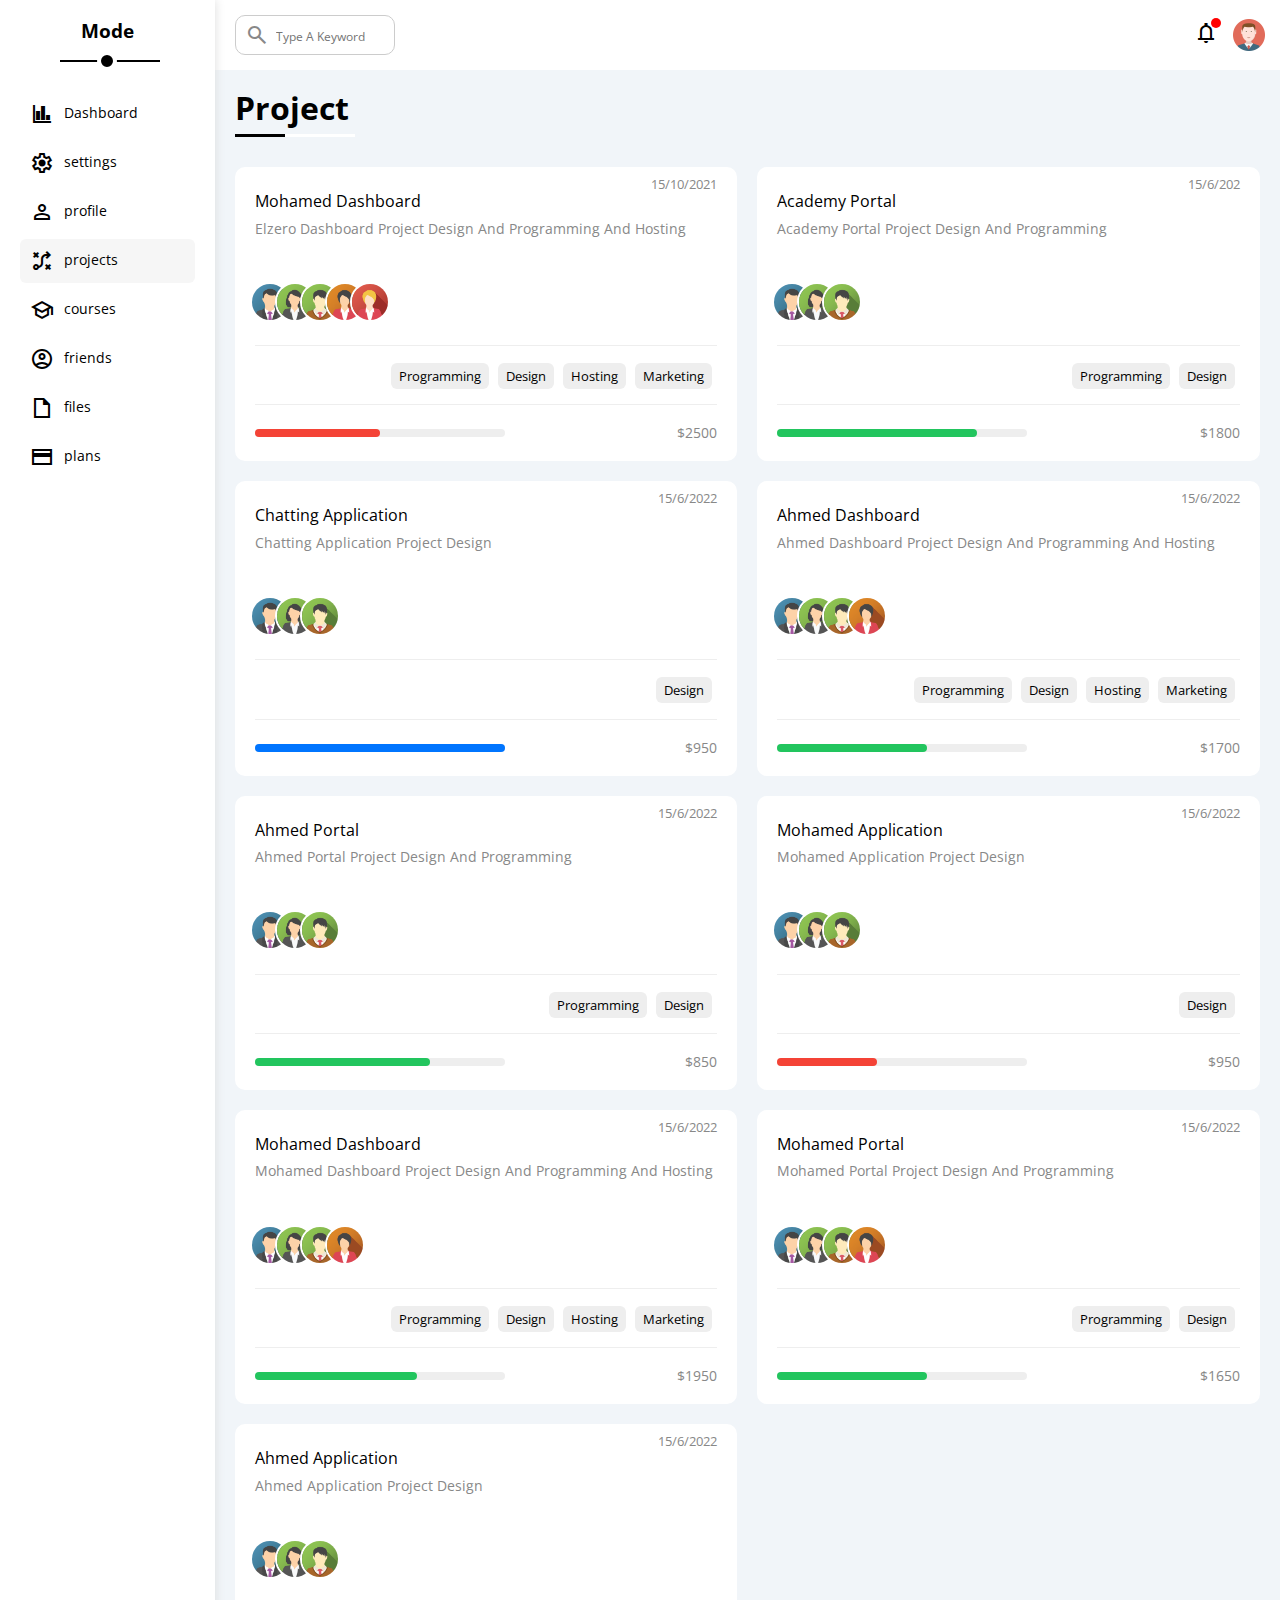
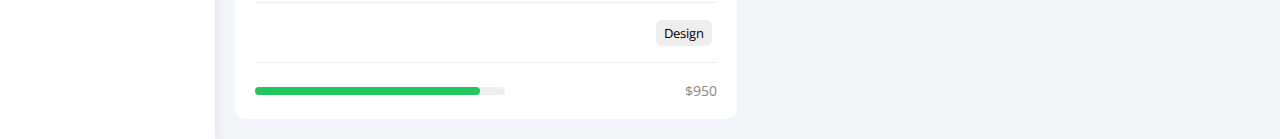
<file: projects.html>
<!DOCTYPE html>
<html lang="en">

<head>
    <meta charset="UTF-8">
    <meta name="viewport" content="width=device-width, initial-scale=1.0">
    <link rel="stylesheet" href="css/framework.css">
    <link rel="stylesheet" href="css/style.css">
    <link rel="stylesheet" href="css/all.min.css">
    <link rel="stylesheet" href="css/normalize.css">
    <link href="https://fonts.googleapis.com/css2?family=Open+Sans:wght@300;500&#038;display=swap" rel="stylesheet" />
    <link rel="stylesheet"
        href="https://fonts.googleapis.com/css2?family=Material+Symbols+Sharp:opsz,wght,FILL,GRAD@48,400,0,0" />
    <link rel="stylesheet"
        href="https://fonts.googleapis.com/css2?family=Material+Symbols+Outlined:opsz,wght,FILL,GRAD@24,400,0,0" />
    <link rel="stylesheet"
        href="https://fonts.googleapis.com/css2?family=Material+Symbols+Outlined:opsz,wght,FILL,GRAD@20..48,100..700,0..1,-50..200" />
    <title>Project</title>
</head>

<body>
    <div class="page d-flex">
        <div class="sidebar bg-white p-20 p-relative">
            <h3 class="p-relative txt-c mt-0">Mode</h3>
            <ul>
                <li>
                    <a class="d-flex al-c c-black fs-14 p-10 rad-6" href="index.html">
                        <span class="material-symbols-sharp first">
                            finance
                        </span>
                        <span class="text">Dashboard</span>
                    </a>
                </li>
                <li>
                    <a class="d-flex al-c c-black fs-14 p-10 rad-6" href="settings.html">
                        <span class="material-symbols-sharp first">
                            settings
                        </span>
                        <span class="text">settings</span>
                    </a>
                </li>
                <li>
                    <a class="d-flex al-c c-black fs-14 p-10 rad-6" href="profile.html">
                        <span class="material-symbols-sharp first">
                            person
                        </span>
                        <span class="text">profile</span>
                    </a>
                </li>
                <li>
                    <a class=" active d-flex al-c c-black fs-14 p-10 rad-6" href="projects.html">
                        <span class="material-symbols-sharp first">
                            tactic
                        </span>
                        <span class="text">projects</span>
                    </a>
                </li>
                <li>
                    <a class=" d-flex al-c c-black fs-14 p-10 rad-6" href="courses.html">
                        <span class="material-symbols-sharp first">
                            school
                        </span>
                        <span class="text">courses</span>
                    </a>
                </li>
                <li>
                    <a class=" d-flex al-c c-black fs-14 p-10 rad-6" href="friends.html">
                        <span class="material-symbols-sharp">
                            account_circle
                        </span>
                        <span class="text">friends</span>
                    </a>
                </li>
                <li>
                    <a class=" d-flex al-c c-black fs-14 p-10 rad-6" href="files.html">
                        <span class="material-symbols-sharp">
                            draft
                        </span>
                        <span class="text">files</span>
                    </a>
                </li>
                <li>
                    <a class="d-flex al-c c-black fs-14 p-10 rad-6" href="plans.html">
                        <span class="material-symbols-sharp">
                            credit_card
                        </span>
                        <span class="text">plans</span>
                    </a>
                </li>
            </ul>
        </div>
        <div class="contend w-full">
            <div class="head bg-white p-15 between-flex">
                <form class="p-relative">
                    <input class="p-10 " type=" search" placeholder="Type A Keyword">
                    <span class="material-symbols-sharp">
                        search
                    </span>
                </form>
                <div class="right d-flex al-c">
                    <div class="notvetion p-relative">
                        <span class="material-symbols-sharp">
                            notifications
                        </span>
                    </div>
                    <img src="images/avatar.png">
                </div>
            </div>
            <h1 class="p-relative">Project</h1>
            <div class="project">
                <div class="mohamed-Dashboard">
                    <span class="span">15/10/2021</span>
                    <h4>Mohamed Dashboard</h4>
                    <p>Elzero Dashboard Project Design And Programming And Hosting</p>
                    <div class="imgs">
                        <a href="#">
                            <img src="images/team-01.png">
                        </a>
                        <a href="#">
                            <img src="images/team-02.png">
                        </a>
                        <a href="#">
                            <img src="images/team-03.png">
                        </a>
                        <a href="#">
                            <img src="images/team-04.png">
                        </a>
                        <a href="#">
                            <img src="images/team-05.png">
                        </a>
                    </div>
                    <div class="chose">
                        <span>Programming</span>
                        <span>Design</span>
                        <span>Hosting</span>
                        <span>Marketing</span>
                    </div>
                    <div class="prise">
                        <div class="skil"></div>
                        <span>$2500</span>
                    </div>
                </div>
                <div class="mohamed-Dashboard">
                    <span class="span">15/6/202</span>
                    <h4>Academy Portal</h4>
                    <p>Academy Portal Project Design And Programming</p>
                    <div class="imgs">
                        <a href="#">
                            <img src="images/team-01.png">
                        </a>
                        <a href="#">
                            <img src="images/team-02.png">
                        </a>
                        <a href="#">
                            <img src="images/team-03.png">
                        </a>
                    </div>
                    <div class="chose">
                        <span>Programming</span>
                        <span>Design</span>
                    </div>
                    <div class="prise">
                        <div class="Academy"></div>
                        <span>$1800</span>
                    </div>
                </div>
                <div class="mohamed-Dashboard">
                    <span class="span">15/6/2022</span>
                    <h4>Chatting Application</h4>
                    <p>Chatting Application Project Design</p>
                    <div class="imgs">
                        <a href="#">
                            <img src="images/team-01.png">
                        </a>
                        <a href="#">
                            <img src="images/team-02.png">
                        </a>
                        <a href="#">
                            <img src="images/team-03.png">
                        </a>
                    </div>
                    <div class="chose">
                        <span>Design</span>
                    </div>
                    <div class="prise">
                        <div class="Application"></div>
                        <span>$950</span>
                    </div>
                </div>
                <div class="mohamed-Dashboard">
                    <span class="span">15/6/2022</span>
                    <h4>Ahmed Dashboard</h4>
                    <p>Ahmed Dashboard Project Design And Programming And Hosting</p>
                    <div class="imgs">
                        <a href="#">
                            <img src="images/team-01.png">
                        </a>
                        <a href="#">
                            <img src="images/team-02.png">
                        </a>
                        <a href="#">
                            <img src="images/team-03.png">
                        </a>
                        <a href="#">
                            <img src="images/team-04.png">
                        </a>
                    </div>
                    <div class="chose">
                        <span>Programming</span>
                        <span>Design</span>
                        <span>Hosting</span>
                        <span>Marketing</span>
                    </div>
                    <div class="prise">
                        <div class="Ahmed"></div>
                        <span>$1700</span>
                    </div>
                </div>
                <div class="mohamed-Dashboard">
                    <span class="span">15/6/2022</span>
                    <h4>Ahmed Portal</h4>
                    <p>Ahmed Portal Project Design And Programming</p>
                    <div class="imgs">
                        <a href="#">
                            <img src="images/team-01.png">
                        </a>
                        <a href="#">
                            <img src="images/team-02.png">
                        </a>
                        <a href="#">
                            <img src="images/team-03.png">
                        </a>
                    </div>
                    <div class="chose">
                        <span>Programming</span>
                        <span>Design</span>
                    </div>
                    <div class="prise">
                        <div class="Portal"></div>
                        <span>$850</span>
                    </div>
                </div>
                <div class="mohamed-Dashboard">
                    <span class="span">15/6/2022</span>
                    <h4>Mohamed Application</h4>
                    <p>Mohamed Application Project Design</p>
                    <div class="imgs">
                        <a href="#">
                            <img src="images/team-01.png">
                        </a>
                        <a href="#">
                            <img src="images/team-02.png">
                        </a>
                        <a href="#">
                            <img src="images/team-03.png">
                        </a>
                    </div>
                    <div class="chose">
                        <span>Design</span>
                    </div>
                    <div class="prise">
                        <div class="mohamed"></div>
                        <span>$950</span>
                    </div>
                </div>
                <div class="mohamed-Dashboard">
                    <span class="span">15/6/2022</span>
                    <h4>Mohamed Dashboard</h4>
                    <p>Mohamed Dashboard Project Design And Programming And Hosting</p>
                    <div class="imgs">
                        <a href="#">
                            <img src="images/team-01.png">
                        </a>
                        <a href="#">
                            <img src="images/team-02.png">
                        </a>
                        <a href="#">
                            <img src="images/team-03.png">
                        </a>
                        <a href="#">
                            <img src="images/team-04.png">
                        </a>
                    </div>
                    <div class="chose">
                        <span>Programming</span>
                        <span>Design</span>
                        <span>Hosting</span>
                        <span>Marketing</span>
                    </div>
                    <div class="prise">
                        <div class="Dashboard"></div>
                        <span>$1950</span>
                    </div>
                </div>
                <div class="mohamed-Dashboard">
                    <span class="span">15/6/2022</span>
                    <h4>Mohamed Portal</h4>
                    <p>Mohamed Portal Project Design And Programming</p>
                    <div class="imgs">
                        <a href="#">
                            <img src="images/team-01.png">
                        </a>
                        <a href="#">
                            <img src="images/team-02.png">
                        </a>
                        <a href="#">
                            <img src="images/team-03.png">
                        </a>
                        <a href="#">
                            <img src="images/team-04.png">
                        </a>
                    </div>
                    <div class="chose">
                        <span>Programming</span>
                        <span>Design</span>
                    </div>
                    <div class="prise">
                        <div class="Mohamed-Portal"></div>
                        <span>$1650</span>
                    </div>
                </div>
                <div class="mohamed-Dashboard">
                    <span class="span">15/6/2022</span>
                    <h4>Ahmed Application</h4>
                    <p>Ahmed Application Project Design</p>
                    <div class="imgs">
                        <a href="#">
                            <img src="images/team-01.png">
                        </a>
                        <a href="#">
                            <img src="images/team-02.png">
                        </a>
                        <a href="#">
                            <img src="images/team-03.png">
                        </a>
                    </div>
                    <div class="chose">
                        <span>Design</span>
                    </div>
                    <div class="prise">
                        <div class="Ahmed-Application"></div>
                        <span>$950</span>
                    </div>
                </div>
            </div>
        </div>
    </div>
</body>

</html>
</file>
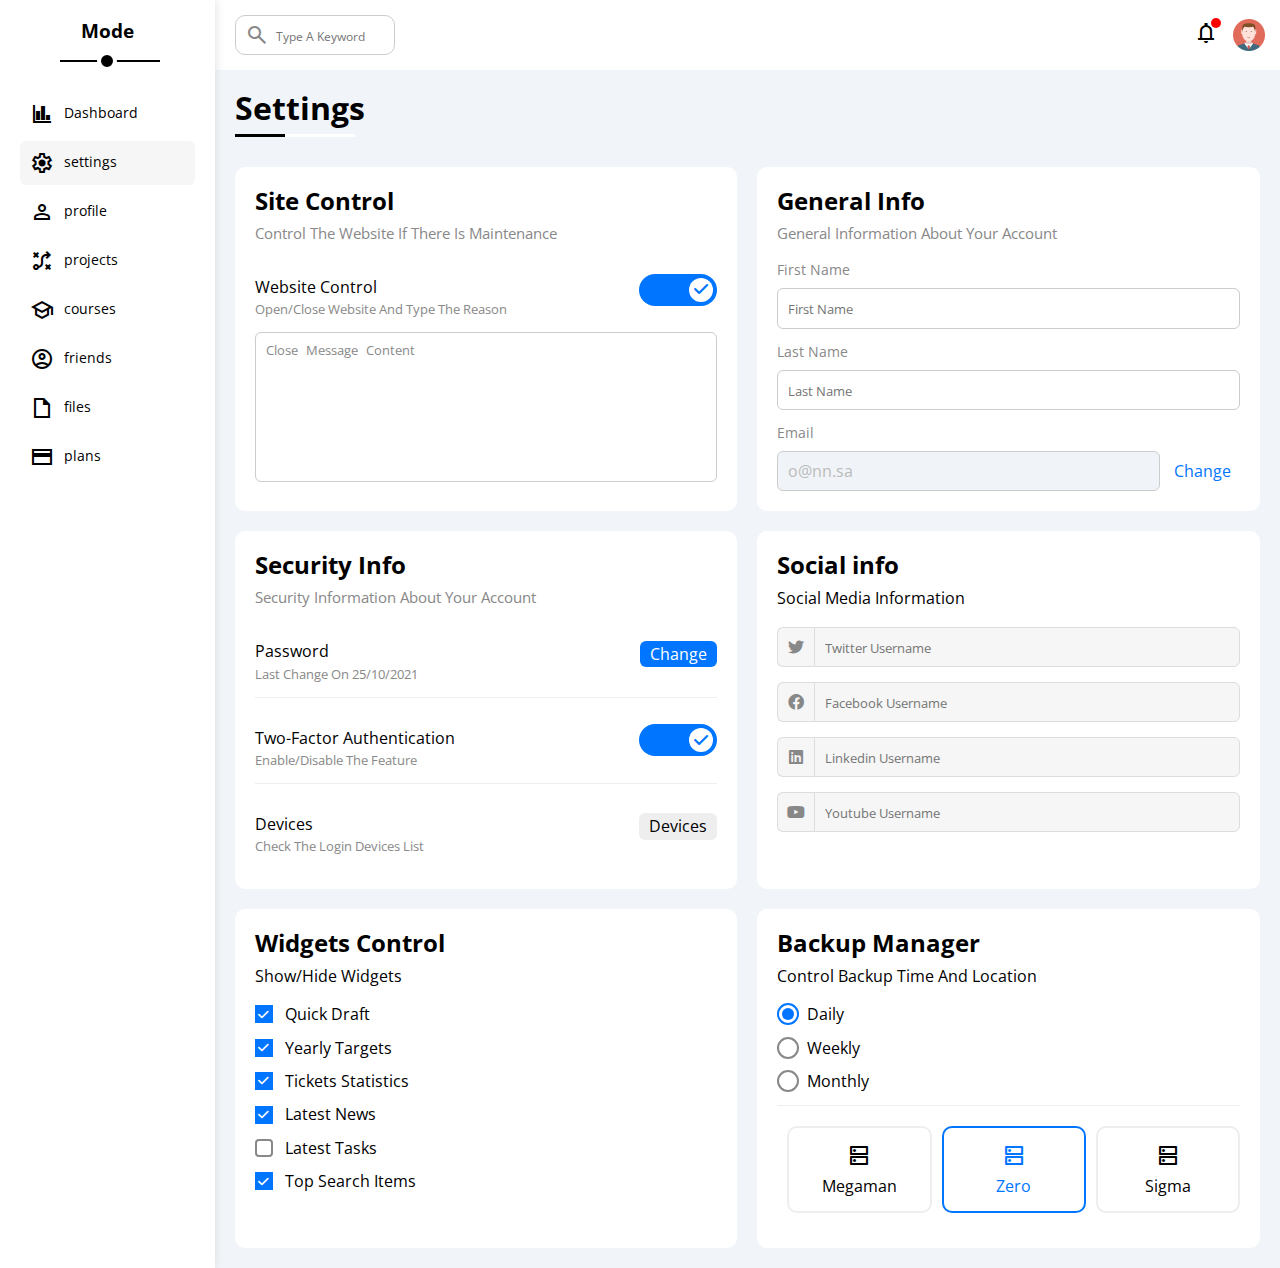
<file: Settings.html>
<!DOCTYPE html>
<html lang="en">

<head>
  <meta charset="UTF-8">
  <meta name="viewport" content="width=device-width, initial-scale=1.0">
  <link rel="stylesheet" href="css/framework.css">
  <link rel="stylesheet" href="css/style.css">
  <link rel="stylesheet" href="css/all.min.css">
  <link rel="stylesheet" href="css/normalize.css">
  <link href="https://fonts.googleapis.com/css2?family=Open+Sans:wght@300;500&#038;display=swap" rel="stylesheet" />
  <link rel="stylesheet"
    href="https://fonts.googleapis.com/css2?family=Material+Symbols+Sharp:opsz,wght,FILL,GRAD@48,400,0,0" />
  <link rel="stylesheet"
    href="https://fonts.googleapis.com/css2?family=Material+Symbols+Outlined:opsz,wght,FILL,GRAD@24,400,0,0" />
  <link rel="stylesheet"
    href="https://fonts.googleapis.com/css2?family=Material+Symbols+Outlined:opsz,wght,FILL,GRAD@20..48,100..700,0..1,-50..200" />
  <title>Settings</title>
</head>

<body>
  <div class="page d-flex">
    <div class="sidebar bg-white p-20 p-relative">
      <h3 class="p-relative txt-c mt-0">Mode</h3>
      <ul>
        <li>
          <a class="d-flex al-c c-black fs-14 p-10 rad-6" href="index.html">
            <span class="material-symbols-sharp first">
              finance
            </span>
            <span class="text">Dashboard</span>
          </a>
        </li>
        <li>
          <a class="active d-flex al-c c-black fs-14 p-10 rad-6" href="settings.html">
            <span class="material-symbols-sharp first">
              settings
            </span>
            <span class="text">settings</span>
          </a>
        </li>
        <li>
          <a class="d-flex al-c c-black fs-14 p-10 rad-6" href="profile.html">
            <span class="material-symbols-sharp first">
              person
            </span>
            <span class="text">profile</span>
          </a>
        </li>
        <li>
          <a class=" d-flex al-c c-black fs-14 p-10 rad-6" href="projects.html">
            <span class="material-symbols-sharp first">
              tactic
            </span>
            <span class="text">projects</span>
          </a>
        </li>
        <li>
          <a class=" d-flex al-c c-black fs-14 p-10 rad-6" href="courses.html">
            <span class="material-symbols-sharp first">
              school
            </span>
            <span class="text">courses</span>
          </a>
        </li>
        <li>
          <a class=" d-flex al-c c-black fs-14 p-10 rad-6" href="friends.html">
            <span class="material-symbols-sharp">
              account_circle
            </span>
            <span class="text">friends</span>
          </a>
        </li>
        <li>
          <a class=" d-flex al-c c-black fs-14 p-10 rad-6" href="files.html">
            <span class="material-symbols-sharp">
              draft
            </span>
            <span class="text">files</span>
          </a>
        </li>
        <li>
          <a class="d-flex al-c c-black fs-14 p-10 rad-6" href="plans.html">
            <span class="material-symbols-sharp">
              credit_card
            </span>
            <span class="text">plans</span>
          </a>
        </li>
      </ul>
    </div>
    <div class="contend w-full">
      <div class="head bg-white p-15 between-flex">
        <form class="p-relative">
          <input class="p-10 " type=" search" placeholder="Type A Keyword">
          <span class="material-symbols-sharp">
            search
          </span>
        </form>
        <div class="right d-flex al-c">
          <div class="notvetion p-relative">
            <span class="material-symbols-sharp">
              notifications
            </span>
          </div>
          <img src="images/avatar.png">
        </div>
      </div>
      <h1 class="p-relative">Settings</h1>
      <div class="settings">
        <div class="site-control">
          <h2>Site Control</h2>
          <p class="first">Control The Website If There Is Maintenance</p>
          <div class="box d-flex al-c">
            <div class="text">
              <p>Website Control</p>
              <span>Open/Close Website And Type The Reason</span>
            </div>
            <label>
              <input class="toggle-checkbox" type="checkbox" checked>
              <div class="toggle-switch"></div>
            </label>
          </div>
          <textarea placeholder="Close Message Content"></textarea>
        </div>
        <div class="genral-info">
          <h2>General Info</h2>
          <p>General Information About Your Account</p>

          <div class="box">
            <label>First Name</label>
            <input type="text" placeholder="First Name" class="w-full">
          </div>
          <div class="box">
            <label>Last Name</label>
            <input type="text" placeholder="Last Name" class="w-full">
          </div>
          <div class="box">
            <label>Email</label>
            <input type="email" value="o@nn.sa" disabled class="last">
            <a href="#">Change</a>
          </div>
        </div>
        <div class="security-info">
          <h2>Security Info</h2>
          <p class="text">Security Information About Your Account</p>
          <div class="box">
            <div class="info">
              <p>Password</p>
              <span>Last Change On 25/10/2021</span>
            </div>
            <a href="#" class="change">Change</a>
          </div>
          <div class="box">
            <div class="info">
              <p>Two-Factor Authentication</p>
              <span>Enable/Disable The Feature</span>
            </div>
            <label>
              <input class="toggle-checkbox" type="checkbox" checked>
              <div class="toggle-switch"></div>
            </label>
          </div>
          <div class="box">
            <div class="info">
              <p>Devices</p>
              <span>Check The Login Devices List</span>
            </div>
            <a href="#">Devices</a>
          </div>
        </div>
        <div class="social-info">
          <h2>Social info</h2>
          <p>Social Media Information</p>
          <div class="box">
            <i class="fa-brands fa-twitter"></i>
            <input type="text" placeholder="Twitter Username">
          </div>
          <div class="box">
            <i class="fa-brands fa-facebook"></i>
            <input type="text" placeholder="Facebook Username">
          </div>
          <div class="box">
            <i class="fa-brands fa-linkedin"></i>
            <input type="text" placeholder="Linkedin Username">
          </div>
          <div class="box">
            <i class="fa-brands fa-youtube"></i>
            <input type="text" placeholder="Youtube Username">
          </div>
        </div>
        <div class="Widgets-Control">
          <h2>Widgets Control</h2>
          <p>Show/Hide Widgets</p>
          <div class="box">
            <input type="checkbox" id="one" checked>
            <label for="one">Quick Draft</label>
          </div>
          <div class="box">
            <input type="checkbox" id="two" checked>
            <label for="two">Yearly Targets</label>
          </div>
          <div class="box">
            <input type="checkbox" id="three" checked>
            <label for="three">Tickets Statistics</label>
          </div>
          <div class="box">
            <input type="checkbox" id="four" checked>
            <label for="four">Latest News</label>
          </div>
          <div class="box">
            <input type="checkbox" id="five">
            <label for="five">Latest Tasks</label>
          </div>
          <div class="box">
            <input type="checkbox" id="six" checked>
            <label for="six">Top Search Items</label>
          </div>
        </div>
        <div class="Backup-Manager">
          <h2>Backup Manager</h2>
          <p>Control Backup Time And Location</p>
          <div class="date">
            <input type="radio" name="time" id="Daily" checked>
            <label for="Daily">Daily</label>
          </div>
          <div class="date">
            <input type="radio" name="time" id="Weekly">
            <label for="Weekly">Weekly</label>
          </div>
          <div class="date">
            <input type="radio" name="time" id="Monthly">
            <label for="Monthly">Monthly</label>
          </div>
          <div class="servers">
            <input type="radio" name="server" id="Megaman">
            <div class="server">
              <label for="Megaman">
                <span class="material-symbols-outlined">
                  dns
                </span>
                Megaman
              </label>

            </div>
            <input type="radio" name="server" id="Zero" checked>
            <div class="server">
              <label for="Zero">
                <span class="material-symbols-outlined">
                  dns
                </span>
                Zero
              </label>
            </div>
            <input type="radio" name="server" id="Sigma">
            <div class="server">
              <label for="Sigma">
                <span class="material-symbols-outlined">
                  dns
                </span>
                Sigma
              </label>
            </div>
          </div>
        </div>
      </div>
    </div>
  </div>
</body>

</html>
</file>
<file: css/framework.css>
/*start-box*/
.d-flex {
  display: flex;
}
.al-c {
  align-items: center;
}
.js-s {
  justify-content: space-between;
}
.between-flex {
  display: flex;
  align-items: center;
  justify-content: space-between;
}
/*End-box*/
/*start color*/
.bg-white {
  background-color: white;
}
.bg-orange{
  background-color: #f59e0b;
}
.bg-blue{
  background-color: #0075ff;
}
.bg-green{
  background-color: #22c55e;
}
.bg-red{
  background-color: #f44336;
}
.c-black {
  color: black;
}
.c-gray{
  color: #888;
}
.c-green{
  color: #22c55e;
}
.c-red{
  color: #f44336;
}
/*End color*/
/*start pading && margin*/
.p-20 {
  padding: 20px;
}
.p-10 {
  padding: 10px;
}
.p-15 {
  padding: 15px;
}
.mt-0 {
  margin-top: 0;
}
.mt-10 {
  margin-top: 10;
}
.m-20 {
  margin: 20px;
}
.mt-20 {
  margin: 20px;
}
.mb-20 {
  margin: 20px;
}
/*End pading && margin*/
.p-relative {
  position: relative;
}
/*start font*/
.txt-c {
  text-align: center;
}
.fs-14 {
  font-size: 14px;
}
.fs-13 {
  font-size: 13px;
}
/*End font*/
/*start border */
.rad-6 {
  border-radius: 6px;
}
/*End border */
/*start width, height */
.w-full {
  width: 100%;
}
/*End width, height */
/*start media*/
@media(max-width:767px){
  .wrapper .info img{
    display: none;
  }
}
@media(max-width:767px){
  .hide-mobile{
    display: none;
  }
  .txc-mobile{
    text-align: center;
  }
}
/*start opacity*/
.op{
  opacity: 0.3;
}
/*End opacity*/
</file>
<file: css/style.css>
* {
  box-sizing: border-box;
}
body {
  margin: 0;
  font-family: "Open Sans", sans-serif;
}
*:focus {
  outline: none;
}
a {
  text-decoration: none;
}
ul {
  list-style: none;
  padding: 0;
}
::-webkit-scrollbar {
  width: 15px;
}
::-webkit-scrollbar-track {
  background-color: white;
}
::-webkit-scrollbar-thumb {
  background-color: blue;
}
.page {
  min-height: 100vh;
  background-color: #f1f5f9;
}
.sidebar {
  width: 250px;
  box-shadow: 0 0 10px #ddd;
}
@media (max-width: 767px) {
  .sidebar {
    width: 58px;
    padding: 10px;
  }
  .sidebar li a .text {
    display: none;
  }
  .sidebar > h3 {
    font-size: 13px;
    margin-bottom: 15px;
  }
  .sidebar > h3::before,
  .sidebar > h3::after {
    display: none;
  }
}
.sidebar > h3 {
  margin-bottom: 50px;
}
.sidebar > h3::before {
  content: "";
  position: absolute;
  width: 100px;
  height: 2px;
  background-color: black;
  bottom: -20px;
  left: 40px;
}
.sidebar > h3::after {
  content: "";
  position: absolute;
  width: 12px;
  height: 12px;
  background-color: black;
  border-radius: 50%;
  left: 50%;
  bottom: -29px;
  transform: translateX(-50%);
  border: 4px solid white;
}
.sidebar li a {
  transition: 0.3s;
  margin-bottom: 5px;
}
.sidebar li a:hover,
.sidebar li a.active {
  background-color: #f6f6f6;
}
.sidebar li a .text {
  font-size: 14px;
  margin-left: 10px;
}
.contend {
  overflow: hidden;
}
.contend form input {
  border: 1px solid #ccc;
  border-radius: 10px;
  margin-left: 5px;
  padding-left: 40px;
  width: 160px;
  transition: width 0.3s;
}
.contend form input::placeholder {
  font-size: 12px;
}
.contend form input:focus {
  width: 200px;
}
.contend form input:focus::placeholder {
  opacity: 0;
}
.contend form span {
  position: absolute;
  top: 50%;
  left: 15px;
  color: #888;
  transform: translateY(-50%);
}
.contend .right .notvetion::before {
  content: "";
  position: absolute;
  width: 10px;
  height: 10px;
  background-color: red;
  border-radius: 50%;
  right: -3px;
  top: -3px;
}
.contend .right img {
  width: 32px;
  height: 32px;
  margin-left: 15px;
}
.page h1 {
  margin: 20px 20px 40px;
}
.page h1::before {
  content: "";
  position: absolute;
  bottom: -10px;
  height: 3px;
  width: 50px;
  background-color: black;
}
.page h1::after {
  content: "";
  position: absolute;
  bottom: -10px;
  background-color: white;
  height: 3px;
  width: 70px;
  left: 50px;
}
.wrapper {
  display: grid;
  gap: 20px;
  grid-template-columns: repeat(auto-fill, minmax(450px, 1fr));
  margin-left: 20px;
  margin-right: 20px;
  margin-bottom: 20px;
}
.wrapper .welcome {
  overflow: hidden;
  background-color: white;
  border-radius: 10px;
}
.wrapper .welcome .info {
  background-color: #eee;
  padding: 20px;
}
.wrapper .welcome .info h2 {
  margin: 0;
}
.wrapper .welcome .info p {
  color: #888;
  margin-top: 5px;
}
.wrapper .welcome .info img {
  width: 200px;
  height: 100px;
  margin-bottom: -10px;
}
.wrapper .welcome .imge img {
  width: 64px;
  height: 64px;
  padding: 2px;
  border-radius: 50%;
  border: 2px solid white;
  box-shadow: 0 0 5px #ddd;
  margin-top: -32px;
  margin-left: 20px;
}
.wrapper .welcome .boxs {
  border-top: 1px solid #eee;
  border-bottom: 1px solid #eee;
  display: flex;
  padding: 20px;
  text-align: center;
  margin-bottom: 20px;
  margin-top: 20px;
}
.wrapper .welcome .boxs .box {
  flex: 1;
}
.wrapper .welcome .boxs .box span {
  font-size: 14px;
  color: #888;
}
.wrapper .welcome a {
  padding: 4px 10px;
  font-size: 14px;
  border-radius: 6px;
  color: white;
  background-color: #0075ff;
  text-align: left;
  margin: 0 15px 15px auto;

  display: block;
  width: fit-content;
  transition: 0.3s;
}
.wrapper a:hover {
  background-color: #0d69d5;
}
@media (max-width: 767px) {
  .wrapper .welcome .imge {
    text-align: center;
  }
  .wrapper .welcome .boxs {
    flex-direction: column;
  }
  .wrapper .welcome .boxs .box {
    margin-bottom: 10px;
  }
  .wrapper {
    grid-template-columns: minmax(200px, 1fr);
    margin-left: 10px;
    margin-right: 10px;
    gap: 10px;
  }
}
.draft {
  background-color: white;
  border-radius: 10px;
  overflow: hidden;
}
.draft .text {
  padding: 20px;
}
.draft .text h2 {
  margin-top: 0;
}
.draft .text p {
  color: #888;
  font-size: 15px;
  margin-top: -10px;
  margin-bottom: -10px;
}
.draft .form {
  padding: 20px;
}
.draft .form input {
  padding: 10px;
  border-radius: 6px;
  border: none;
  background-color: #eee;
  width: 100%;
  margin-bottom: 20px;
  display: block;
  margin-top: -10px;
}
.draft .form input::placeholder {
  font-size: 12px;
}
.draft textarea {
  width: 100%;
  border: none;
  background-color: #eee;
  resize: none;
  padding: 10px;
  margin-bottom: 0;
  border-radius: 6px;
}
.draft textarea::placeholder {
  font-size: 12px;
}

.draft a {
  padding: 4px 10px;
  font-size: 14px;
  border-radius: 6px;
  color: white;
  background-color: #0075ff;
  text-align: left;
  margin: 0 15px 15px auto;
  display: block;
  width: fit-content;
  transition: 0.3s;
}
.Yearly-Targets {
  padding: 20px;
  background-color: white;
  border-radius: 10px;
}
.Yearly-Targets h2 {
  margin-top: 0;
  margin-bottom: 10px;
}
.Yearly-Targets p {
  color: #888;
  font-size: 15px;
  margin-top: 0;
  margin-bottom: 20px;
}
.Yearly-Targets .target-row {
  display: flex;
  align-items: center;
  margin-bottom: 20px;
}
.Yearly-Targets .target-row .icon {
  width: 80px;
  height: 80px;
  background-color: rgb(0 117 255 / 20%);
  display: flex;
  align-items: center;
  justify-content: center;
  margin-right: 20px;
}
.Yearly-Targets .target-row .icon span {
  color: #0075ff;
}
.Yearly-Targets .target-row .detals {
  flex: 1;
}
.Yearly-Targets .target-row .detals p {
  margin-top: 0;
  margin-bottom: 10px;
  font-size: 14px;
  color: #888;
}
.Yearly-Targets .target-row .detals span {
  margin-top: 5px;
  margin-bottom: 10px;
  font-weight: bold;
  display: block;
}
.Yearly-Targets .target-row .detals .progress {
  position: relative;
  background-color: rgb(0 117 255 / 20%);
}
.Yearly-Targets .target-row .detals .progress > span {
  height: 4px;
  width: 100%;
  background-color: #0075ff;
}
.Yearly-Targets .target-row .detals .progress > span::after {
  content: "80%";
  position: absolute;
  left: 80%;
  transform: translateX(-50%);
  top: -40px;
  background-color: #0075ff;
  border-radius: 6px;
  color: white;
  padding: 5px;
  font-size: 13px;
}
.Yearly-Targets .target-row .detals .progress > span::before {
  content: "";
  position: absolute;
  border-left-color: transparent;
  border-right-color: transparent;
  border-bottom-color: transparent;
  border-top-color: #0075ff;
  border-width: 5px;
  border-style: solid;
  left: 80%;
  transform: translateX(-50%);
  top: -13px;
}
.target-row .icon2 {
  background-color: rgb(245 158 11 / 20%);
  width: 80px;
  height: 80px;
  display: flex;
  align-items: center;
  justify-content: center;
  margin-right: 20px;
}
.target-row .icon2 span {
  color: #f59e0b;
}
.Yearly-Targets .target-row .detals .progress2 {
  position: relative;
  background-color: rgb(245 158 11 / 20%);
}
.Yearly-Targets .target-row .detals .progress2 > span {
  width: 100%;
  background-color: #f59e0b;
  height: 4px;
}
.Yearly-Targets .target-row .detals .progress2 > span::after {
  content: "55%";
  position: absolute;
  left: 55%;
  transform: translateX(-50%);
  top: -40px;
  background-color: #f59e0b;
  padding: 5px;
  color: white;
  font-size: 13px;
  border-radius: 6px;
}
.Yearly-Targets .target-row .detals .progress2 > span::before {
  content: "";
  position: absolute;
  border-color: #f59e0b transparent transparent transparent;
  border-width: 5px;
  border-style: solid;
  left: 55%;
  transform: translateX(-50%);
  top: -13px;
}
.target-row .icon3 {
  background-color: rgb(34 197 94 / 20%);
  width: 80px;
  height: 80px;
  display: flex;
  align-items: center;
  justify-content: center;
  margin-right: 20px;
}
.target-row .icon3 span {
  color: #22c55e;
}
.Yearly-Targets .target-row .detals .progress3 {
  position: relative;
  background-color: rgb(34 197 94 / 20%);
}
.Yearly-Targets .target-row .detals .progress3 > span {
  width: 100%;
  background-color: #22c55e;
  height: 4px;
}
.Yearly-Targets .target-row .detals .progress3 > span::after {
  content: "55%";
  position: absolute;
  left: 75%;
  transform: translateX(-50%);
  top: -40px;
  background-color: #22c55e;
  padding: 5px;
  color: white;
  font-size: 13px;
  border-radius: 6px;
}
.Yearly-Targets .target-row .detals .progress3 > span::before {
  content: "";
  position: absolute;
  border-color: #22c55e transparent transparent transparent;
  border-width: 5px;
  border-style: solid;
  left: 75%;
  transform: translateX(-50%);
  top: -13px;
}
.wrapper .Tickets {
  padding: 20px;
  background-color: white;
  border-radius: 10px;
}
.wrapper .Tickets h2 {
  margin-bottom: 10px;
  margin-top: 0;
}
.wrapper .Tickets p {
  color: #888;
  font-size: 15px;
  margin-bottom: 20px;
  margin-top: 0;
}
.wrapper .Tickets .boxes {
  display: flex;
  gap: 20px;
  text-align: center;
  flex-wrap: wrap;
}
.wrapper .Tickets .boxes .box1,
.wrapper .Tickets .boxes .box2,
.wrapper .Tickets .boxes .box3,
.wrapper .Tickets .boxes .box4 {
  border: 1px solid #ccc;
  width: calc(50% - 10px);
  border-radius: 10px;
  padding: 20px;
  display: flex;
  align-items: center;
  justify-content: center;
  flex-direction: column;
  font-size: 13px;
}
.wrapper .Tickets .boxes .box1 > span {
  color: #f59e0b;
  margin-bottom: 10px;
  font-size: 2rem;
}
.wrapper .Tickets .boxes .box1 .span span {
  margin-bottom: 5px;
  display: block;
  font-size: 25px;
  font-weight: bold;
  color: black;
}
.wrapper .Tickets .boxes .box2 > span {
  color: #0075ff;
  margin-bottom: 10px;
  font-size: 2rem;
}
.wrapper .Tickets .boxes .box2 .span span {
  margin-bottom: 5px;
  display: block;
  font-size: 25px;
  font-weight: bold;
  color: black;
}
.wrapper .Tickets .boxes .box3 > span {
  color: #22c55e;
  margin-bottom: 10px;
  font-size: 2rem;
}
.wrapper .Tickets .boxes .box3 .span span {
  margin-bottom: 5px;
  display: block;
  font-size: 25px;
  font-weight: bold;
  color: black;
}
.wrapper .Tickets .boxes .box4 > span {
  color: #f44336;
  margin-bottom: 10px;
  font-size: 2rem;
}
.wrapper .Tickets .boxes .box4 .span span {
  margin-bottom: 5px;
  display: block;
  font-size: 25px;
  font-weight: bold;
  color: black;
}
@media (max-width: 767px) {
  .wrapper .Tickets .boxes {
    flex-direction: column;
  }
  .wrapper .Tickets .boxes .box1,
  .wrapper .Tickets .boxes .box2,
  .wrapper .Tickets .boxes .box3,
  .wrapper .Tickets .boxes .box4 {
    width: 100%;
  }
}
.News {
  padding: 20px;
  background-color: white;
  border-radius: 10px;
}
.News h2 {
  margin-top: 0;
  margin-bottom: 20px;
}
.News .box {
  display: flex;
  align-items: center;
}
@media (max-width: 767px) {
  .News {
    text-align: center;
  }
  .News .box {
    flex-direction: column;
  }
  .News .box .info {
    margin-top: 10px;
    margin-bottom: 15px;
  }
}
.News .box:not(:last-child) {
  border-bottom: 1px solid #eee;
  margin-bottom: 20px;
  padding-bottom: 20px;
}
.News .box img {
  margin-left: 0;
  width: 100px;
  height: 60px;
  margin-right: 15px;
  border-radius: 6px;
}
.News .box .info {
  flex-grow: 1;
}
.News .box .info h3 {
  margin-top: 0;
  margin-bottom: 10px;
  font-size: 16px;
}
.News .box .info p {
  margin: 0;
  color: #888;
  font-size: 14px;
}
.News .box span {
  background-color: #eee;
  padding: 4px 10px;
  border-radius: 10px;
  font-size: 13px;
}
.Tasks {
  padding: 20px;
  border-radius: 10px;
  background-color: white;
  padding-bottom: 0;
}
.Tasks h2 {
  margin-top: 0;
  margin-bottom: 20px;
}
.Tasks .box {
  display: flex;
  align-items: center;
}
.Tasks .box:not(:last-child) {
  border-bottom: 1px solid #eee;
  padding-bottom: 15px;
  margin-bottom: 15px;
}
.Tasks .box .info {
  flex-grow: 1;
}
.Tasks .box .info h3 {
  font-size: 16px;
  margin-bottom: 5px;
  margin-top: 0;
}
.Tasks .box .info p {
  color: #888;
  margin: 0;
}
.Tasks .box span {
  transition: 0.3s;
  cursor: pointer;
}
.Tasks .box span:hover {
  color: #f44336;
}
.Search {
  padding: 20px;
  background-color: white;
  border-radius: 10px;
  padding-bottom: 0;
}
.Search h2 {
  margin-top: 0;
  margin-bottom: 20px;
}
.Search .boxs .box {
  display: flex;
  align-items: center;
  justify-content: space-between;
  margin-bottom: 10px;
}
.Search .boxs .box span {
  background-color: #eee;
  padding: 4px 10px;
  font-size: 13px;
  border-radius: 6px;
}
.Uploads {
  padding: 20px;
  background-color: white;
  border-radius: 10px;
  padding-bottom: 0;
}
.Uploads h2 {
  margin-top: 0;
  margin-bottom: 20px;
}
.Uploads .box {
  display: flex;
  align-self: center;
  justify-content: space-between;
}
.Uploads .box:not(:last-child) {
  border-bottom: 1px solid #eee;
}
.Uploads .box .file {
  display: flex;
  align-items: center;
}
.Uploads .box .file img {
  margin-right: 10px;
  width: 40px;
  height: 40px;
  margin-left: 0;
}
.Uploads .box .file .content span {
  color: #888;
  font-size: 15px;
  margin-top: -10px;
  margin-bottom: 10px;
  display: block;
}
.Uploads .box .size {
  display: flex;
  align-items: center;
  justify-content: center;
}
.Uploads .box .size span {
  padding: 4px 10px;
  border-radius: 6px;
  background-color: #eee;
  font-size: 13px;
}
.Project {
  background-color: white;
  padding: 20px;
  border-radius: 10px;
  padding-bottom: 0;
  position: relative;
}
.Project h2 {
  margin-top: 0;
  margin-bottom: 20px;
}
.Project .progress {
  position: relative;
  margin-left: 40px;
}
.Project .progress::before {
  content: "";
  position: absolute;
  left: -30px;
  width: 2px;
  height: 100%;
  background-color: #0075ff;
}
.Project .progress p {
  margin-bottom: 25px;
  font-size: 16px;
  position: relative;
}
.Project .progress .active::before {
  content: "";
  position: absolute;
  left: -40px;
  width: 20px;
  height: 20px;
  background-color: #0075ff;
  border-radius: 50%;
  border: 2px solid white;
  outline: 2px solid #0075ff;
}
.Project .progress p:last-child::before {
  content: "";
  position: absolute;
  left: -40px;
  width: 20px;
  height: 20px;
  background-color: white;
  border-radius: 50%;
  border: 2px solid white;
  outline: 2px solid #0075ff;
}
.Project .progress .anime::before {
  content: "";
  position: absolute;
  left: -40px;
  width: 20px;
  height: 20px;
  animation: rety alternate 1s infinite;
}
@keyframes rety {
  0%,
  50% {
    background-color: white;
    border-radius: 50%;
    border: 2px solid white;
    outline: 2px solid #0075ff;
  }
  100% {
    background-color: #0075ff;
    border-radius: 50%;
    border: 2px solid white;
    outline: 2px solid #0075ff;
  }
}
.Project img {
  position: absolute;
  width: 160px;
  height: 160px;
  opacity: 0.1;
  bottom: 0;
  right: 0;
}
.Reminders {
  padding: 20px;
  background-color: white;
  border-radius: 10px;
  padding-bottom: 0;
}
.Reminders h2 {
  margin-top: 0;
  margin-bottom: 20px;
}
.Reminders .box {
  margin-left: 50px;
  margin-bottom: 20px;
  position: relative;
}
.Reminders .box .content {
  position: relative;
}
.Reminders .box .content::before {
  content: "";
  position: absolute;
  left: -20px;
  width: 2px;
  height: 100%;
}
.Reminders .box1 .content::before {
  background-color: #0075ff;
}
.Reminders .box2 .content::before {
  background-color: #22c55e;
}
.Reminders .box3 .content::before {
  background-color: #f59e0b;
}
.Reminders .box4 .content::before {
  background-color: #f44336;
}
.Reminders .box::before {
  content: "";
  position: absolute;
  left: -50px;
  width: 15px;
  height: 15px;
  margin-right: 15px;
  border-radius: 50%;
  margin-top: 17px;
}
.Reminders .box1::before {
  background-color: #0075ff;
}
.Reminders .box2::before {
  background-color: #22c55e;
}
.Reminders .box3::before {
  background-color: #f59e0b;
}
.Reminders .box4::before {
  background-color: #f44336;
}
.Reminders .box p {
  font-size: 14px;
  font-weight: bold;
  margin-bottom: 8px;
  margin-top: 0;
}
.Reminders .box span {
  font-size: 13px;
  color: #888;
}
.post {
  padding: 20px;
  background-color: white;
  border-radius: 10px;
  padding-bottom: 0;
}
.post h2 {
  margin-top: 0;
  margin-bottom: 20px;
}
.post .box1 {
  display: flex;
  align-items: center;
  padding-bottom: 20px;
}
.post .box1 img {
  width: 48px;
  height: 48px;
  margin-right: 15px;
  margin-left: 0;
}
.post .box1 .text p {
  font-weight: bold;
  margin-bottom: 10px;
  display: block;
}
.post .content {
  border-bottom: 1px solid #eee;
  border-top: 1px solid #eee;
}
.post .content p {
  line-height: 1.8;
  text-transform: capitalize;
}
.post .react {
  display: flex;
  align-items: center;
  justify-content: space-between;
  padding-top: 20px;
}
.post .react .box {
  display: flex;
  align-items: center;
  color: #888;
}
.post .react .box span {
  margin-right: 5px;
}
.Social-media {
  padding: 20px;
  background-color: white;
  border-radius: 10px;
}
.Social-media h2 {
  margin-top: 0;
  margin-bottom: 25px;
}
.Social-media .box {
  display: flex;
  align-items: center;
  justify-content: space-between;
  margin-bottom: 10px;
  padding: 15px;
  position: relative;
}
.Social-media .box1 {
  background-color: rgb(29 161 242 / 20%);
}
.Social-media .box i {
  position: absolute;
  left: 0;
  top: 0;
  width: 52px;
  height: 52px;
  display: flex;
  align-items: center;
  justify-content: center;
  transition: 0.3s;
}
.Social-media .box1 i {
  background-color: #1da1f2;
  color: white;
}
.Social-media .box i:hover {
  transform: rotate(5deg);
}
.Social-media .box1 span {
  color: #1da1f2;
}
.Social-media .box span {
  padding-left: 70px;
}
.Social-media .box1 a {
  background-color: #1da1f2;
}
.Social-media .box a {
  padding: 4px 10px;
  color: white;
  border-radius: 6px;
  font-size: 13px;
}
.Social-media .box2 {
  background-color: rgb(24 119 242 / 20%);
}
.Social-media .box2 span {
  color: #1da1f2;
}
.Social-media .box2 i {
  background-color: #1877f2;
  color: white;
}
.Social-media .box2 a {
  background-color: #1877f2;
}
.Social-media .box3 {
  background-color: rgb(255 0 0 / 20%);
}
.Social-media .box3 span {
  color: #ff0000;
}
.Social-media .box3 i {
  background-color: #ff0000;
  color: white;
}
.Social-media .box3 a {
  background-color: #ff0000;
}
.Social-media .box4 {
  background-color: rgb(0 119 181 / 20%);
}
.Social-media .box4 span {
  color: #0077b5;
}
.Social-media .box4 i {
  background-color: #0077b5;
  color: white;
}
.Social-media .box4 a {
  background-color: #0077b5;
}
.last-project {
  background-color: white;
  padding: 20px;
  border-radius: 10px;
  margin: 20px;
}
.last-project h2 {
  margin-bottom: 20px;
  margin-top: 0;
}
.last-project .responsive-table {
  overflow-x: auto;
}
.last-project table {
  min-width: 1000px;
  width: 100%;
  font-size: 15px;
  border-spacing: 0;
}
.last-project table thead tr td {
  background-color: #eee;
  padding: 15px;
  font-weight: bold;
}
.last-project table tbody tr td {
  padding: 15px;
  border-bottom: 1px solid #eee;
  border-left: 1px solid #eee;
  transition: 0.3s;
}
.last-project table tbody tr td:last-child {
  border-right: 1px solid #eee;
}
.last-project table tbody tr td img {
  border-radius: 50%;
  width: 32px;
  height: 32px;
  padding: 2px;
  background-color: white;
}
.last-project table tbody tr td img:not(:first-child) {
  margin-left: -20px;
}
.last-project table tbody tr:hover td {
  background-color: #f6f6f6;
}
.last-project table tbody tr td:last-child span {
  color: white;
  padding: 4px 10px;
  font-size: 13px;
  border-radius: 6px;
}
.toggle-checkbox {
  display: none;
  appearance: none;
}
.toggle-switch {
  width: 78px;
  height: 32px;
  background-color: #ccc;
  border-radius: 16px;
  cursor: pointer;
  transition: 0.3s;
  position: relative;
}
.toggle-switch::before {
  font-family: "Font Awesome 6 Free";
  content: "\f00d";
  font-weight: 900;
  position: absolute;
  width: 24px;
  height: 24px;
  border-radius: 50%;
  top: 4px;
  left: 4px;
  color: #ccc;
  background-color: white;
  display: flex;
  align-items: center;
  justify-content: center;
  transition: 0.3s;
}
.toggle-checkbox:checked + .toggle-switch {
  background-color: #0075ff;
}
.toggle-checkbox:checked + .toggle-switch::before {
  content: "\f00c";
  left: 50px;
  color: #0075ff;
}
.settings {
  display: grid;
  gap: 20px;
  grid-template-columns: repeat(auto-fill, minmax(450px, 1fr));
  margin-left: 20px;
  margin-right: 20px;
  margin-bottom: 20px;
}
@media (max-width: 767px) {
  .settings {
    grid-template-columns: minmax(200px, 1fr);
    margin-left: 10px;
    margin-right: 10px;
    gap: 10px;
  }
}
.settings .site-control {
  background-color: white;
  padding: 20px;
  border-radius: 10px;
}
.settings .site-control h2 {
  margin-top: 0;
  margin-bottom: 10px;
}
.settings .site-control .first {
  color: #888;
  font-size: 15px;
  margin-bottom: 20px;
  margin-top: 0;
}
.settings .site-control .box {
  justify-content: space-between;
  margin-bottom: 15px;
}
.settings .site-control .box span {
  color: #888;
  font-size: 13px;
  display: block;
  margin-top: -10px;
}
.settings .site-control textarea {
  resize: none;
  min-height: 150px;
  border: 1px solid #ccc;
  width: 100%;
  padding: 10px;
  border-radius: 6px;
}
.settings .site-control textarea::placeholder {
  color: #888;
  font-size: 13px;
  word-spacing: 5px;
}
.genral-info {
  padding: 20px;
  background-color: white;
  border-radius: 10px;
}
.genral-info h2 {
  margin-top: 0;
  margin-bottom: 10px;
}
.genral-info p {
  color: #888;
  font-size: 15px;
  margin-bottom: 20px;
  margin-top: 0;
}
.genral-info .box:not(:last-child) {
  margin-bottom: 15px;
}
.genral-info .box label {
  margin-bottom: 10px;
  color: #888;
  font-size: 14px;
  display: block;
}
.genral-info .box input {
  outline: none;
  border: none;
  border: 1px solid #ccc;
  padding: 10px;
  border-radius: 6px;
  display: block;
}
.genral-info .box input::placeholder {
  font-size: 13px;
}
.genral-info .box .last {
  background-color: #f0f4f8;
  color: #bbb;
  cursor: no-drop;
  width: calc(100% - 80px);
  display: inline-flex;
  margin-right: 10px;
}
.genral-info .box a {
  color: #0075ff;
}
.security-info {
  padding: 20px;
  background-color: white;
  border-radius: 10px;
}
.security-info h2 {
  margin-top: 0;
  margin-bottom: 10px;
}
.security-info .text {
  margin-top: 0;
  margin-bottom: 20px;
  color: #888;
  font-size: 15px;
}
.security-info .box {
  display: flex;
  align-items: center;
  justify-content: space-between;
  margin-bottom: 15px;
  padding-bottom: 15px;
}
.security-info .box:not(:last-child) {
  border-bottom: 1px solid #eee;
}
.security-info .box:last-child {
  padding-bottom: 0;
}
.security-info .box .info span {
  color: #888;
  font-size: 13px;
  margin-top: -10px;
  display: block;
}
.security-info .box .change {
  color: white;
  padding: 4px 10px;
  background-color: #0075ff;
  border-radius: 6px;
  transition: 0.3s;
}
.security-info .box .change:hover {
  background-color: #0d69d5;
}
.security-info .box:last-child a {
  color: black;
  padding: 4px 10px;
  border-radius: 6px;
  background-color: #eee;
}
.social-info {
  padding: 20px;
  background-color: white;
  border-radius: 10px;
}
.social-info h2 {
  margin-top: 0;
  margin-bottom: 10px;
}
.social-info p {
  margin-top: 0;
  margin-bottom: 20px;
}
.social-info .box {
  display: flex;
  align-items: center;
  margin-bottom: 15px;
}
.social-info .box:last-child {
  padding-bottom: 0;
}
.social-info .box i {
  width: 40px;
  height: 40px;
  color: #888;
  background-color: #f6f6f6;
  border: 1px solid #ddd;
  border-right: none;
  border-radius: 6px 0 0 6px;
  display: flex;
  align-items: center;
  justify-content: center;
  transition: 0.3s;
}
.social-info .box input {
  outline: none;
  border: none;
  height: 40px;
  width: 100%;
  padding-left: 10px;
  background-color: #f6f6f6;
  border: 1px solid #ddd;
  border-radius: 0 6px 6px 0;
}
.social-info .box input::placeholder {
  font-size: 13px;
}
.social-info .box:focus-within i {
  color: black;
}
.Widgets-Control {
  padding: 20px;
  background-color: white;
  border-radius: 10px;
}
.Widgets-Control h2 {
  margin-top: 0;
  margin-bottom: 10px;
}
.Widgets-Control p {
  margin-top: 0;
  margin-bottom: 20px;
}
.Widgets-Control .box {
  margin-bottom: 15px;
  display: flex;
  align-items: center;
}
.Widgets-Control .box input {
  appearance: none;
  display: none;
}
.Widgets-Control .box label {
  padding-left: 30px;
  position: relative;
  cursor: pointer;
}
.Widgets-Control .box label::before {
  content: "";
  position: absolute;
  left: 0;
  top: 50%;
  margin-top: -9px;
  width: 14px;
  height: 14px;
  border: 2px solid #888;
  border-radius: 4px;
  transition: 0.3s;
}
.Widgets-Control .box label:hover:before {
  border-color: #0075ff;
}
.Widgets-Control .box label::after {
  font-family: "Font Awesome 6 Free";
  content: "\f00c";
  font-weight: 900;
  position: absolute;
  background-color: #0075ff;
  color: white;
  left: 0;
  top: 50%;
  margin-top: -9px;
  font-size: 12px;
  width: 18px;
  height: 18px;
  display: flex;
  align-items: center;
  justify-content: center;
  transform: scale(0) rotate(360deg);
  transition: 0.3s;
}
.Widgets-Control .box input[type="checkbox"]:checked + label::after {
  transform: scale(1);
}
.Backup-Manager {
  padding: 20px;
  background-color: white;
  border-radius: 10px;
}
.Backup-Manager h2 {
  margin-top: 0;
  margin-bottom: 10px;
}
.Backup-Manager p {
  margin-top: 0;
  margin-bottom: 20px;
}
.Backup-Manager .date {
  display: flex;
  align-items: center;
  margin-bottom: 15px;
}
.Backup-Manager .date input {
  appearance: none;
  display: none;
}
.Backup-Manager .date label {
  padding-left: 30px;
  position: relative;
  cursor: pointer;
}
.Backup-Manager .date label::before {
  content: "";
  position: absolute;
  left: 0;
  top: 50%;
  margin-top: -11px;
  border: 2px solid #888;
  border-radius: 50%;
  width: 18px;
  height: 18px;
}
.Backup-Manager .date input[type="radio"]:checked + label::before {
  border-color: #0075ff;
}
.Backup-Manager .date label::after {
  content: "";
  position: absolute;
  left: 4.5px;
  top: 3px;
  border-radius: 50%;
  background-color: #0075ff;
  width: 12px;
  height: 12px;
  display: flex;
  align-items: center;
  justify-content: center;
  transition: 0.3s;
  transform: scale(0);
}
.Backup-Manager .date input[type="radio"]:checked + label::after {
  transform: scale(1);
}
.Backup-Manager .servers {
  display: flex;
  align-items: center;
  text-align: center;
  border-top: 1px solid #eee;
  padding-top: 20px;
}
.Backup-Manager .servers input[type="radio"] {
  -webkit-appearance: none;
  appearance: none;
}
.Backup-Manager .servers .server {
  margin-bottom: 15px;
  position: relative;
  border: 2px solid #eee;
  border-radius: 10px;
  width: 100%;
  margin-left: 10px;
}
.Backup-Manager .servers .server label {
  cursor: pointer;
  display: block;
  margin: 15px;
}
.Backup-Manager .servers .server label span {
  display: block;
  margin-bottom: 10px;
}
.Backup-Manager .servers input[type="radio"]:checked + .server {
  border-color: #0075ff;
  color: #0075ff;
}
@media (max-width: 767px) {
  .Backup-Manager .servers {
    flex-direction: column;
  }
}
.Profile {
  margin: 20px;
}
.Profile .overview {
  background-color: white;
  border-radius: 10px;
  display: flex;
  align-items: center;
}
@media (max-width: 767px) {
  .Profile .overview {
    flex-direction: column;
  }
}
.Profile .skils {
  padding: 20px;
  text-align: center;
  width: 300px;
}
@media (min-width: 767px) {
  .Profile .skils {
    border-right: 1px solid #eee;
  }
}
.Profile .skils img {
  width: 120px;
  height: 120px;
  border-radius: 50%;
  margin-bottom: 15px;
}
.Profile .skils h3 {
  margin: 0;
}
.Profile .skils p {
  color: #888;
  margin-top: 15px;
  margin-bottom: 15px;
  display: block;
}
.Profile .skils .skil {
  position: relative;
  background-color: #eee;
  border-radius: 6px;
  width: 70%;
  height: 6px;
  left: 50%;
  transform: translate(-50%, -50%);
}
.Profile .skils .skil::before {
  content: "";
  position: absolute;
  background-color: #0075ff;
  border-radius: 6px;
  width: 70%;
  height: 6px;
  left: 0;
}
.Profile .skils .stars {
  display: block;
  margin-top: 10px;
}
.Profile .skils .stars span {
  color: #f59e0b;
}
.Profile .skils .span {
  color: #888;
  font-size: 13px;
  margin-top: 15px;
  display: block;
}
.Profile .overview .info-box {
  width: 100%;
}
.Profile .overview .info-box .box {
  padding: 20px;
  border-bottom: 1px solid #eee;
  display: flex;
  align-items: center;
  flex-wrap: wrap;
  transition: 0.3s;
}
.Profile .overview .info-box .box:hover {
  background-color: #f9f9f9;
}
.Profile .overview .info-box .box h4 {
  color: #888;
  font-weight: normal;
  font-size: 15px;
  margin: 0;
  width: 100%;
}
.Profile .overview .info-box .box > .div {
  min-width: 250px;
  padding: 10px 0 0;
  font-size: 14px;
}
@media (max-width: 767px) {
  .Profile .overview .info-box {
    text-align: center;
  }
  .Profile .overview .info-box .box > .div:last-child {
    margin-left: 30%;
  }
}
.Profile .other-data {
  display: flex;
  gap: 20px;
}
@media (max-width: 767px) {
  .Profile .other-data {
    flex-direction: column;
  }
}
.Profile .other-data .My-Skills {
  padding: 20px;
  background-color: white;
  border-radius: 10px;
  margin-top: 20px;
  flex-grow: 1;
}
.Profile .other-data .My-Skills h2 {
  margin-top: 0;
  margin-bottom: 10px;
}
.Profile .other-data .My-Skills p {
  margin-top: 0;
  margin-bottom: 20px;
  color: #888;
}
.Profile .other-data .My-Skills .box {
  margin-bottom: 15px;
}
@media (max-width: 767px) {
  .Profile .other-data .My-Skills .box {
    text-align: center;
  }
}
.Profile .other-data .My-Skills .box:not(:last-child) {
  border-bottom: 1px solid #eee;
  padding-bottom: 15px;
}
.Profile .other-data .My-Skills .box span {
  padding: 4px 10px;
  background-color: #eee;
  border-radius: 6px;
  font-size: 14px;
}
.Profile .other-data .My-Skills .box span:not(:last-child) {
  margin-right: 5px;
}
.Latest-Activities {
  padding: 20px;
  background-color: white;
  border-radius: 10px;
  margin-top: 20px;
  flex-grow: 2;
}
.Latest-Activities h2 {
  margin-top: 0;
  margin-bottom: 10px;
}
.Latest-Activities p {
  margin-top: 0;
  margin-bottom: 20px;
}
.Latest-Activities .box {
  display: flex;
  align-items: center;
  margin-bottom: 15px;
}
@media (max-width: 767px) {
  .Profile .other-data .Latest-Activities .box {
    text-align: center;
    flex-direction: column;
  }
}
.Latest-Activities .box:not(:last-child) {
  padding-bottom: 15px;
  border-bottom: 1px solid #eee;
}
.Latest-Activities .box img {
  width: 64px;
  height: 64px;
  border-radius: 50%;
  margin-right: 10px;
}
@media (max-width: 767px) {
  .Profile .other-data .Latest-Activities .box .info {
    margin-bottom: 20px;
  }
  .Latest-Activities .box img {
    margin-bottom: 15px;
  }
}
.Latest-Activities .box .info p {
  margin-bottom: 10px;
  display: block;
}
.Latest-Activities .box .info span {
  color: #888;
}
@media (min-width: 768px) {
  .Latest-Activities .box .date {
    text-align: right;
    margin-left: auto;
  }
}
.Latest-Activities .box .date span {
  margin-bottom: 10px;
  display: block;
}
.Latest-Activities .box .date p {
  color: #888;
}
.project {
  margin: 20px;
  display: grid;
  grid-template-columns: repeat(auto-fill, minmax(500px, 1fr));
  gap: 20px;
}
@media (max-width: 767px) {
  .project {
    grid-template-columns: minmax(200px, 1fr);
    margin-left: 10px;
    margin-right: 10px;
    gap: 10px;
  }
}
.project .mohamed-Dashboard {
  padding: 20px;
  background-color: white;
  border-radius: 10px;
}
.project .mohamed-Dashboard .span {
  color: #888;
  text-align: right;
  margin-top: -10px;
  display: block;
  font-size: 13px;
}
.project .mohamed-Dashboard h4 {
  font-weight: normal;
  margin: 0;
}
.project .mohamed-Dashboard p {
  color: #888;
  margin-bottom: 10px;
  margin-top: 10px;
  font-size: 14px;
}
.project .mohamed-Dashboard .imgs {
  margin-top: 45px;
  margin-bottom: 20px;
  display: flex;
  margin-left: 10px;
  position: relative;
}
.project .mohamed-Dashboard .imgs a {
  transition: 0.3s;
}
.project .mohamed-Dashboard .imgs a:hover {
  transform: scale(1);
}
.project .mohamed-Dashboard .imgs a img {
  margin-left: -15px;
  border-radius: 50%;
  width: 40px;
  height: 40px;
  border: 2px solid white;
}
.project .mohamed-Dashboard .chose {
  padding-top: 20px;
  padding-bottom: 20px;
  text-align: right;
  border-top: 1px solid #eee;
  border-bottom: 1px solid #eee;
  display: block;
}
@media (max-width: 767px) {
  .project .mohamed-Dashboard .chose span {
    margin-left: 0;
    margin-bottom: 10px;
    display: flex;
    flex-direction: column;
    gap: 10px;
    width: fit-content;
  }
}
.project .mohamed-Dashboard .chose span {
  padding: 4px 8px;
  background-color: #eee;
  margin-right: 5px;
  border-radius: 6px;
  font-size: 13px;
}
.project .mohamed-Dashboard .prise {
  padding-top: 20px;
  display: flex;
  justify-content: space-between;
  align-items: center;
}
@media (max-width: 767px) {
  .project .mohamed-Dashboard .prise {
    flex-direction: column;
  }
  .project .mohamed-Dashboard .prise span {
    margin-top: 10px;
  }
}
.project .mohamed-Dashboard .prise .Ahmed,
.project .mohamed-Dashboard .prise .Portal,
.project .mohamed-Dashboard .prise .Application,
.project .mohamed-Dashboard .prise .Academy,
.project .mohamed-Dashboard .prise .skil,
.project .mohamed-Dashboard .prise .mohamed,
.project .mohamed-Dashboard .prise .Dashboard,
.project .mohamed-Dashboard .prise .Mohamed-Portal,
.project .mohamed-Dashboard .prise .Ahmed-Application {
  background-color: #eee;
  width: 250px;
  height: 8px;
  border-radius: 6px;
  position: relative;
}
.project .mohamed-Dashboard .prise .Ahmed-Application::before {
  content: "";
  position: absolute;
  left: 0;
  width: 90%;
  height: 8px;
  border-radius: 6px;
  background-color: #22c55e;
}
.project .mohamed-Dashboard .prise .Mohamed-Portal::before {
  content: "";
  position: absolute;
  left: 0;
  width: 60%;
  height: 8px;
  border-radius: 6px;
  background-color: #22c55e;
}
.project .mohamed-Dashboard .prise .Dashboard::before {
  content: "";
  position: absolute;
  left: 0;
  width: 65%;
  height: 8px;
  border-radius: 6px;
  background-color: #22c55e;
}
.project .mohamed-Dashboard .prise .mohamed::before {
  content: "";
  position: absolute;
  left: 0;
  width: 40%;
  height: 8px;
  border-radius: 6px;
  background-color: #f44336;
}
.project .mohamed-Dashboard .prise .skil::before {
  content: "";
  position: absolute;
  left: 0;
  width: 50%;
  height: 8px;
  border-radius: 6px;
  background-color: #f44336;
}
.project .mohamed-Dashboard .prise .Academy::before {
  content: "";
  position: absolute;
  left: 0;
  width: 80%;
  height: 8px;
  border-radius: 6px;
  background-color: #22c55e;
}
.project .mohamed-Dashboard .prise .Application::before {
  content: "";
  position: absolute;
  left: 0;
  width: 100%;
  height: 8px;
  border-radius: 6px;
  background-color: #0075ff;
}
.project .mohamed-Dashboard .prise .Ahmed::before {
  content: "";
  position: absolute;
  left: 0;
  width: 60%;
  height: 8px;
  border-radius: 6px;
  background-color: #22c55e;
}
.project .mohamed-Dashboard .prise .Portal::before {
  content: "";
  position: absolute;
  left: 0;
  width: 70%;
  height: 8px;
  border-radius: 6px;
  background-color: #22c55e;
}
.project .mohamed-Dashboard .prise span {
  color: #888;
  font-size: 14px;
}
.Courses {
  display: grid;
  grid-template-columns: repeat(auto-fill, minmax(300px, 1fr));
  gap: 20px;
  margin: 20px;
  position: relative;
}
@media (max-width: 767px) {
  .Courses {
    gap: 10px;
    margin-left: 10px;
    margin-right: 10px;
    grid-template-columns: minmax(200px 1fr);
  }
}
.Courses .box {
  overflow: hidden;
  background-color: white;
  border-radius: 6px;
  position: relative;
}
.Courses .box .cover {
  max-width: 100%;
}
.Courses .box .instractor {
  position: absolute;
  left: 20px;
  top: 20px;
  width: 64px;
  height: 64px;
  border-radius: 50%;
  border: 2px solid white;
}
.Courses .box .img2 {
  position: absolute;
  left: 20px;
  top: 20px;
  width: 64px;
  height: 64px;
  border-radius: 50%;
  border: 2px solid white;
}
.Courses .box .text {
  padding: 20px;
}
.Courses .box .text h4 {
  margin: 0;
}
.Courses .box .text p {
  font-size: 14px;
  line-height: 1.6;
  margin-top: 15px;
  color: #888;
}
.Courses .box .info {
  position: relative;
  display: flex;
  justify-content: space-between;
  align-items: center;
  border-top: 1px solid #eee;
  padding: 15px;
  font-size: 13px;
}
.Courses .box .info .title {
  padding: 4px 10px;
  background-color: #0075ff;
  color: white;
  font-size: 13px;
  border-radius: 6px;
  position: absolute;
  bottom: 30px;
  left: 50%;
  transform: translateX(-50%);
}
.Courses .box .info span {
  color: #888;
  display: flex;
  align-items: center;
}
.Friends {
  margin: 20px;
  display: grid;
  grid-template-columns: repeat(auto-fill, minmax(300px, 1fr));
  gap: 20px;
}
@media (max-width: 767px) {
  .Friends {
    margin-left: 10px;
    margin-right: 10px;
    gap: 10px;
    grid-template-columns: minmax(200px, 1fr);
  }
}
.Friends .box {
  padding: 20px;
  background-color: white;
  border-radius: 6px;
  position: relative;
}
.Friends .contact {
  margin-left: -10px;
}
.Friends .box .contact span {
  padding: 10px;
  margin-left: 5px;
  border-radius: 50%;
  background-color: #eee;
  font-size: 13px;
  transition: 0.3s;
  color: #555;
  cursor: pointer;
  font-weight: bold;
}
.Friends .box .contact span:hover {
  background-color: #0075ff;
  color: white;
}
.Friends .box .txt {
  text-align: center;
}
.Friends .box .txt img {
  width: 100px;
  height: 100px;
  border-radius: 50%;
  margin-bottom: 10px;
  margin-top: -15px;
}
.Friends .box .txt h4 {
  margin: 0;
}
.Friends .box .txt p {
  font-size: 13px;
  color: #888;
  margin-top: 10px;
}
.Friends .box .icon {
  padding-top: 15px;
  padding-bottom: 15px;
  margin-top: 15px;
  margin-bottom: 15px;
  border-top: 1px solid #eee;
  border-bottom: 1px solid #eee;
  position: relative;
}
.Friends .box .icon .div {
  display: flex;
  align-items: center;
  margin-bottom: -15px;
}
.Friends .box .icon .div span {
  margin-right: 5px;
  font-size: 16px;
}
.Friends .box .icon .div p {
  font-size: 16px;
}
.Friends .box .icon .vip {
  position: absolute;
  transform: translateY(-50%);
  right: 0;
  top: 50%;
  font-weight: bold;
  font-size: 40px;
  color: orange;
  opacity: 0.2;
}
.Friends .box .info {
  display: flex;
  align-items: center;
  justify-content: space-between;
}
.Friends .box .info span {
  font-size: 13px;
  color: gray;
}
.Friends .box .info a {
  padding: 4px 10px;
  border-radius: 6px;
  color: white;
  font-size: 13px;
}
.Friends .box .info a:first-child {
  background-color: #0075ff;
}
.Friends .box .info a:last-child {
  background-color: #f44336;
}
.files {
  margin: 20px;
  display: flex;
  flex-direction: row-reverse;
  gap: 20px;
}
@media (max-width: 767px) {
  .files {
    flex-direction: column;
  }
}
.Files-Statistics {
  padding: 20px;
  background-color: white;
  border-radius: 10px;
  min-width: 260px;
  height: 440px;
}
.Files-Statistics h2 {
  margin-top: 0;
  margin-bottom: 20px;
}
.Files-Statistics .box {
  margin-bottom: 15px;
  display: flex;
  align-items: center;
  justify-content: space-between;
  padding: 10px;
  border: 1px solid #eee;
  border-radius: 6px;
}
.Files-Statistics .box .info {
  display: flex;
  align-items: center;
}
.Files-Statistics .box .info span:nth-child(1) {
  margin-right: 10px;
  width: 40px;
  height: 40px;
  display: flex;
  align-items: center;
  justify-content: center;
}
.Files-Statistics .box:nth-child(2) .info span:nth-child(1) {
  background-color: rgb(0 117 255 / 20%);
  color: #0075ff;
}
.Files-Statistics .box:nth-child(3) .info span:nth-child(1) {
  background-color: rgb(34 197 94 / 20%);
  color: #22c55e;
}
.Files-Statistics .box:nth-child(4) .info span:nth-child(1) {
  background-color: rgb(244 67 54 / 20%);
  color: #f44336;
}
.Files-Statistics .box:nth-child(5) .info span:nth-child(1) {
  background-color: rgb(245 158 11 / 20%);
  color: #f59e0b;
}
.Files-Statistics a {
  padding: 10px 15px;
  background-color: #0075ff;
  color: white;
  margin: 15px auto 0;
  border-radius: 6px;
  font-size: 13px;
  display: flex;
  align-items: center;
  width: fit-content;
  transition: 0.3s;
}
.Files-Statistics a:hover {
  background-color: #0d69d5;
}
.Files-Statistics a:hover span {
  animation: up infinite 0.8s;
}
.Files-Statistics a span {
  margin-right: 10px;
}
@keyframes up {
  0% {
    transform: translateY(5px);
  }
  100% {
    transform: translateY(-4px);
  }
}
.Files-Statistics .box .text p {
  font-size: 13px;
  display: block;
  margin-top: -5px;
  margin-bottom: 5px;
}
.Files-Statistics .box .text span {
  font-size: 13px;
  color: #888;
  display: block;
}
.Files-Statistics .box span:last-child {
  font-size: 13px;
  color: #888;
}
.files .download {
  display: grid;
  grid-template-columns: repeat(auto-fill, minmax(200px, 1fr));
  gap: 20px;
  flex: 1;
}
.files .download .box {
  background-color: white;
  border-radius: 10px;
  padding: 10px;
}
.files .download .box span {
  color: #888;
}
.files .download .box .info {
  text-align: center;
  margin-top: -10px;
  margin-bottom: 10px;
}
.files .download .box .info img {
  width: 64px;
  height: 64px;
  transition: 0.3s;
}
.files .download .box .info img:hover {
  transform: rotate(5deg);
}
.files .download .box .info p {
  font-size: 14px;
}
.files .download .box span:nth-child(3) {
  font-size: 13px;
  margin-bottom: 10px;
  display: block;
}
.files .download .box .text {
  display: flex;
  align-items: center;
  justify-content: space-between;
  font-size: 13px;
  color: #888;
  padding-top: 10px;
  border-top: 1px solid #eee;
}
.plans {
  margin: 20px;
  display: grid;
  gap: 20px;
  grid-template-columns: repeat(auto-fill, minmax(450px, 1fr));
}
@media (max-width: 767px) {
  .plans {
    grid-template-columns: minmax(250px, 1fr);
    margin-left: 10px;
    margin-right: 10px;
    gap: 10px;
  }
}
.plans .box {
  padding: 20px;
  background-color: white;
  border-radius: 10px;
}
.plans .box .text {
  text-align: center;
  color: white;
  padding: 15px;
  border: 3px solid white;
}
.plans .box:nth-child(1) .text {
  background-color: #22c55e;
  outline: 3px solid #22c55e;
}
.plans .box:nth-child(2) .text {
  background-color: #0075ff;
  outline: 3px solid #0075ff;
}
.plans .box:nth-child(3) .text {
  background-color: #f59e0b;
  outline: 3px solid #f59e0b;
}
.plans .box .text h2 {
  margin: 0;
}
.plans .box .text .prise {
  position: relative;
  font-size: 40px;
  padding: 10px;
}
.plans .box .text .prise span {
  font-size: 25px;
  position: absolute;
  top: 0;
  left: 200px;
}
.plans .box ul li {
  display: flex;
  align-items: center;
  justify-content: space-between;
  border-bottom: 1px solid #eee;
  margin-top: 10px;
}
.plans .box ul li .info {
  display: flex;
  align-items: center;
}
.plans .box ul li .info span {
  margin-right: 5px;
}
.plans .box ul li span:last-child {
  color: #888;
}
.plans .box a {
  padding: 4px 10px;
  color: white;
  border-radius: 6px;
}
.plans .box:nth-child(2) a {
  padding: 4px 10px;
  color: white;
  border-radius: 6px;
  background-color: #0075ff;
}
.plans .box .do {
  color: #888;
  text-align: center;
}
</file>
